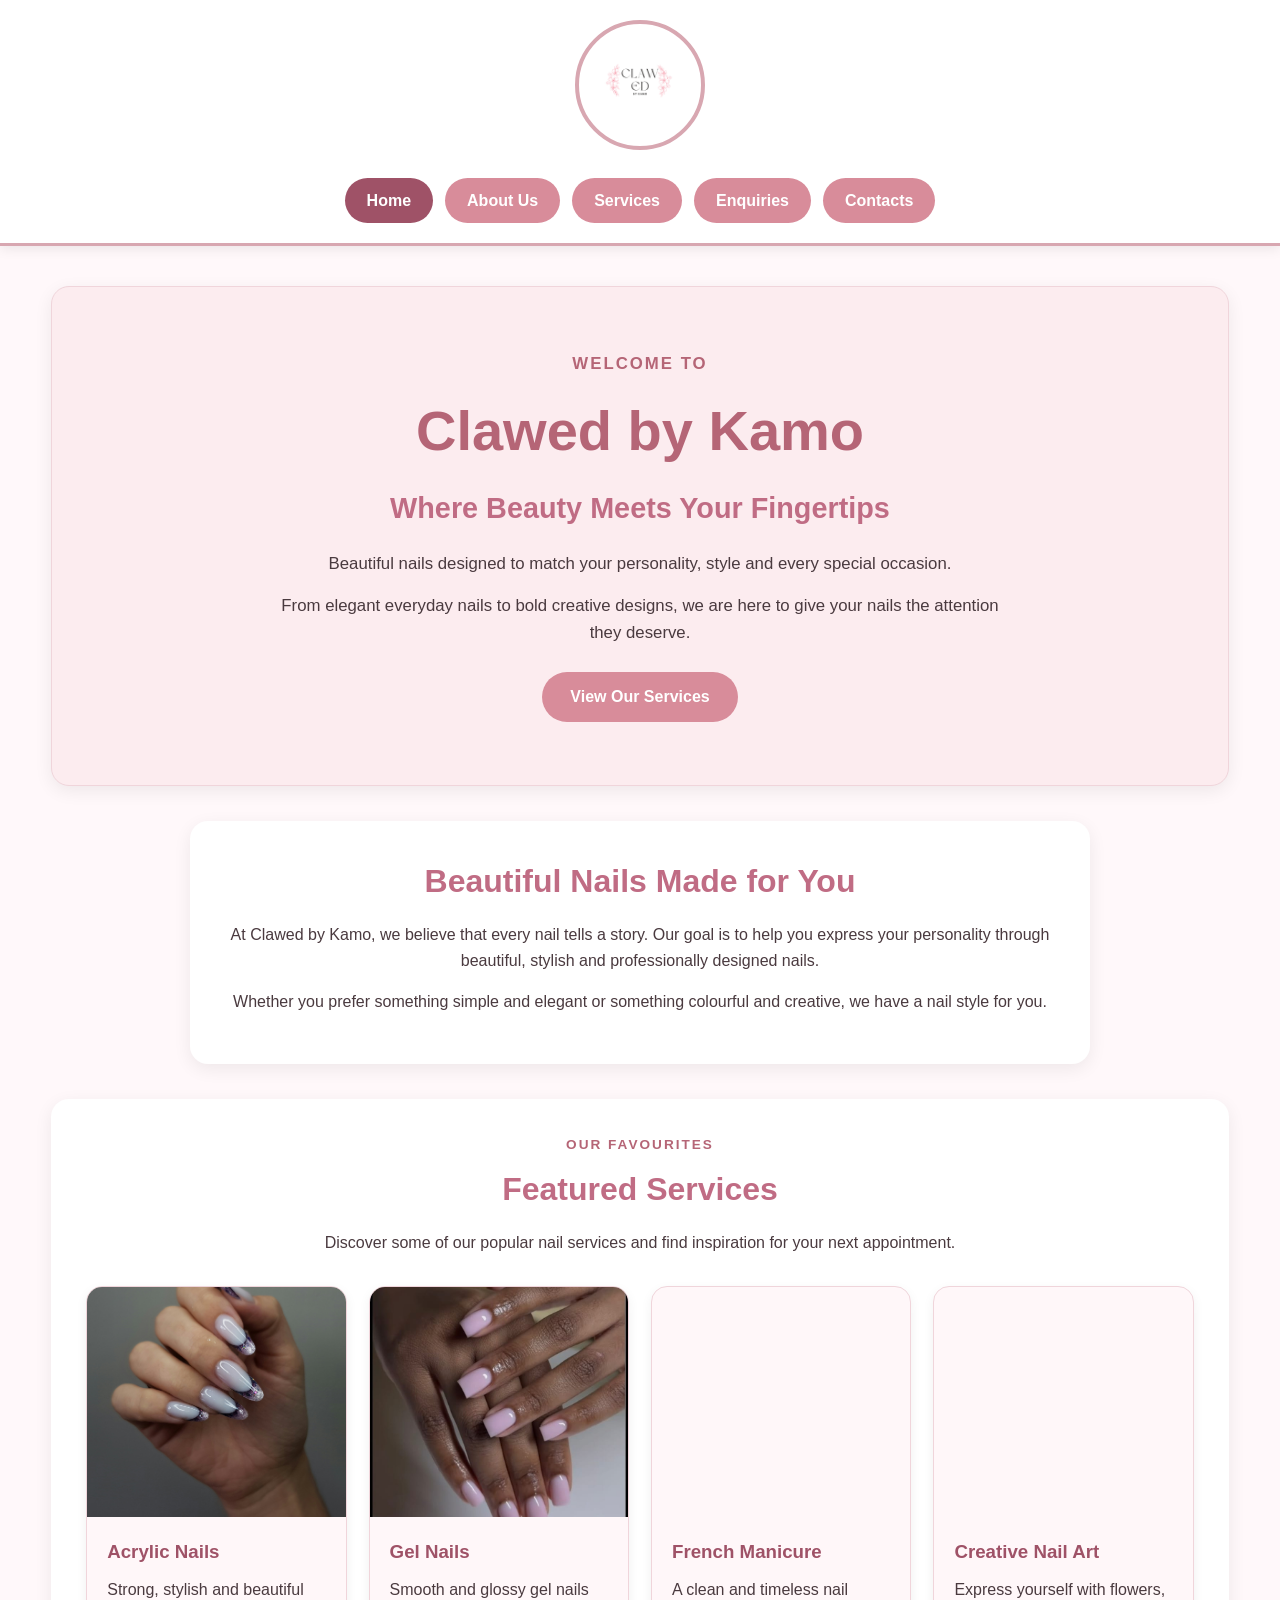
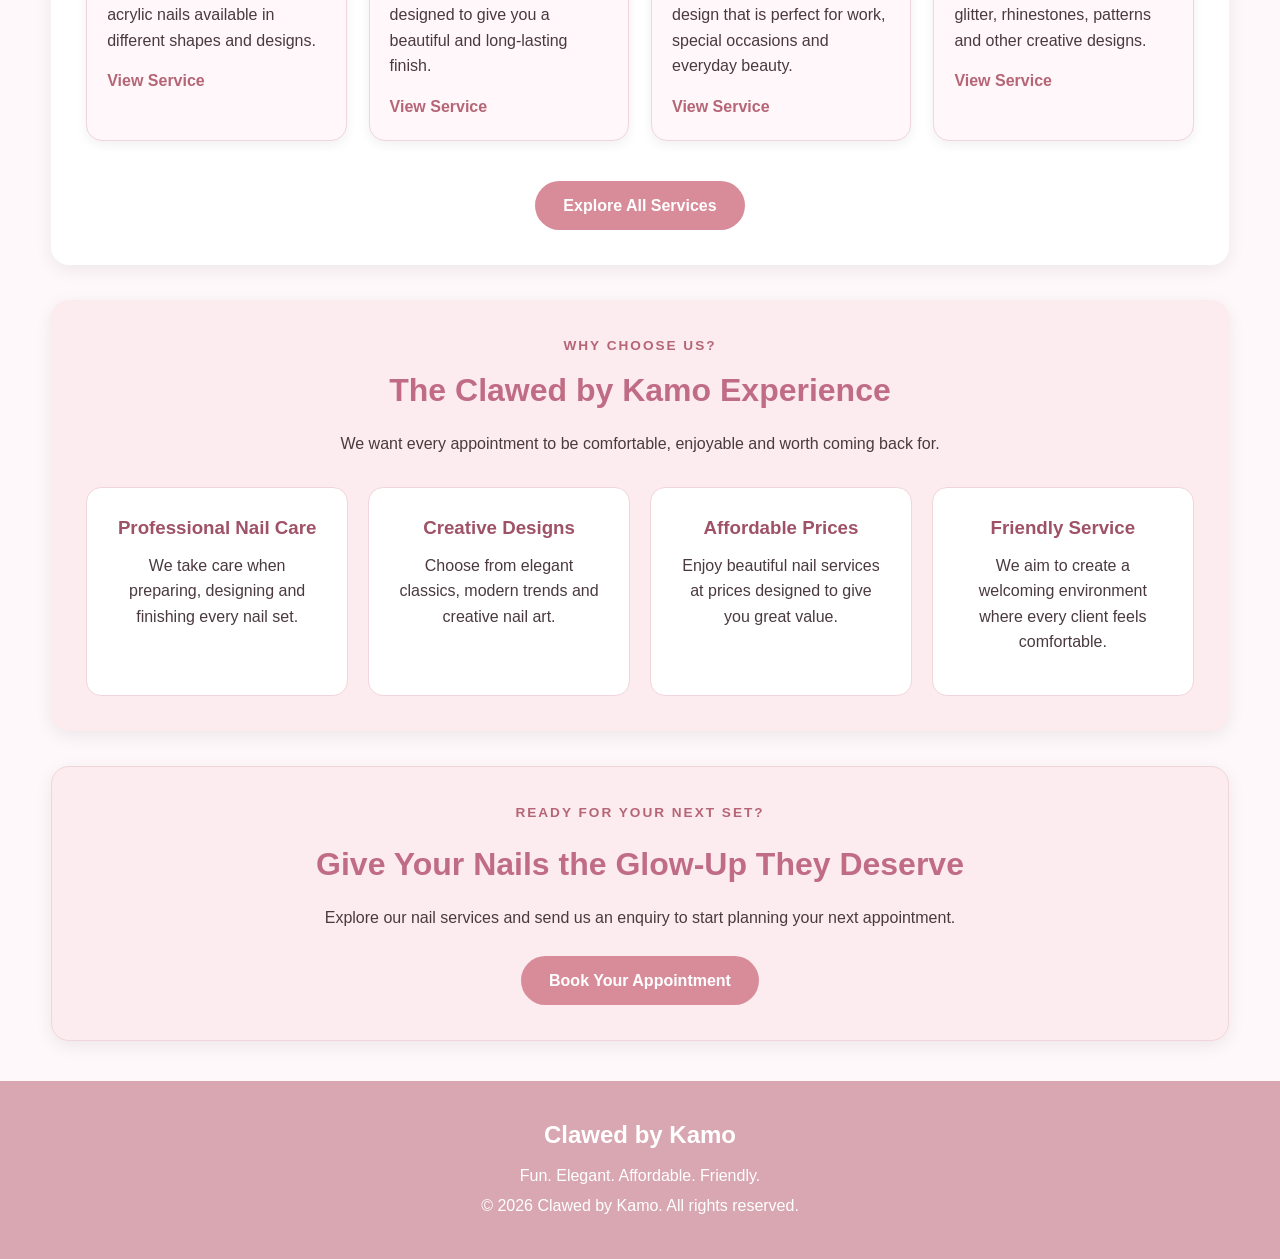
<file: index.html>
<!DOCTYPE html>
<html lang="en">

<head>
    <!-- Allows the website to display different characters correctly -->
    <meta charset="UTF-8">

    <!-- Makes the website responsive on phones and tablets -->
    <meta name="viewport" content="width=device-width, initial-scale=1.0">

    <!-- Title displayed on the browser tab -->
    <title>Clawed by Kamo | Home</title>

    <!-- Connects the HTML page to the CSS file -->
    <link rel="stylesheet" href="./css/style.css">
</head>

<body>

    <!-- =========================
         HEADER
         ========================= -->
    <header>

        <!-- Business logo -->
        <img src="images/clawed-logo.png"
             alt="Clawed by Kamo Logo"
             class="logo">

        <!-- Website navigation -->
        <nav>
            <ul>
                <li><a href="index.html" class="active">Home</a></li>
                <li><a href="about.html">About Us</a></li>
                <li><a href="services.html">Services</a></li>
                <li><a href="enquiries.html">Enquiries</a></li>
                <li><a href="contacts.html">Contacts</a></li>
            </ul>
        </nav>

    </header>


    <!-- =========================
         MAIN CONTENT
         ========================= -->
    <main>

        <!-- =========================
             HERO SECTION
             ========================= -->
        <section class="hero">

            <div class="hero-content">

                <p class="small-heading">WELCOME TO</p>

                <h1>Clawed by Kamo</h1>

                <h2>Where Beauty Meets Your Fingertips</h2>

                <p>
                    Beautiful nails designed to match your personality,
                    style and every special occasion.
                </p>

                <p>
                    From elegant everyday nails to bold creative designs,
                    we are here to give your nails the attention they deserve.
                </p>

                <!-- Button leading to the Services page -->
                <a href="services.html" class="main-button">
                    View Our Services
                </a>

            </div>

        </section>


        <!-- =========================
             INTRODUCTION
             ========================= -->
        <section class="home-introduction">

            <h2>Beautiful Nails Made for You</h2>

            <p>
                At Clawed by Kamo, we believe that every nail tells a story.
                Our goal is to help you express your personality through
                beautiful, stylish and professionally designed nails.
            </p>

            <p>
                Whether you prefer something simple and elegant or something
                colourful and creative, we have a nail style for you.
            </p>

        </section>


        <!-- =========================
             FEATURED SERVICES
             ========================= -->
        <section class="featured-services">

            <div class="section-heading">

                <p class="small-heading">OUR FAVOURITES</p>

                <h2>Featured Services</h2>

                <p>
                    Discover some of our popular nail services and find
                    inspiration for your next appointment.
                </p>

            </div>


            <!-- Container holding all featured service cards -->
            <div class="feature-grid">


                <!-- FEATURE 1 -->
                <article class="feature-card">

                    <img src="images/white-acrylic.jpg"
                         alt="Acrylic Nail Design">

                    <div class="feature-content">

                        <h3>Acrylic Nails</h3>

                        <p>
                            Strong, stylish and beautiful acrylic nails
                            available in different shapes and designs.
                        </p>

                        <a href="services.html">View Service</a>

                    </div>

                </article>


                <!-- FEATURE 2 -->
                <article class="feature-card">

                    <img src="images/gel-nails.jpeg"
                         alt="Gel Nail Design">

                    <div class="feature-content">

                        <h3>Gel Nails</h3>

                        <p>
                            Smooth and glossy gel nails designed to give
                            you a beautiful and long-lasting finish.
                        </p>

                        <a href="services.html">View Service</a>

                    </div>

                </article>


                <!-- FEATURE 3 -->
                <article class="feature-card">

                    <img src="images/french-nails.jpeg"
                         alt="French Manicure Nail Design">

                    <div class="feature-content">

                        <h3>French Manicure</h3>

                        <p>
                            A clean and timeless nail design that is perfect
                            for work, special occasions and everyday beauty.
                        </p>

                        <a href="services.html">View Service</a>

                    </div>

                </article>


                <!-- FEATURE 4 -->
                <article class="feature-card">

                    <img src="images/flower-nails.jpeg"
                         alt="Creative Nail Art">

                    <div class="feature-content">

                        <h3>Creative Nail Art</h3>

                        <p>
                            Express yourself with flowers, glitter,
                            rhinestones, patterns and other creative designs.
                        </p>

                        <a href="services.html">View Service</a>

                    </div>

                </article>

            </div>


            <!-- Button below featured services -->
            <div class="center-button">

                <a href="services.html" class="main-button">
                    Explore All Services
                </a>

            </div>

        </section>


        <!-- =========================
             WHY CHOOSE US
             ========================= -->
        <section class="why-us">

            <div class="section-heading">

                <p class="small-heading">WHY CHOOSE US?</p>

                <h2>The Clawed by Kamo Experience</h2>

                <p>
                    We want every appointment to be comfortable,
                    enjoyable and worth coming back for.
                </p>

            </div>


            <div class="why-grid">


                <!-- Reason 1 -->
                <div class="why-card">

                    <h3>Professional Nail Care</h3>

                    <p>
                        We take care when preparing, designing and finishing
                        every nail set.
                    </p>

                </div>


                <!-- Reason 2 -->
                <div class="why-card">

                    <h3>Creative Designs</h3>

                    <p>
                        Choose from elegant classics, modern trends and
                        creative nail art.
                    </p>

                </div>


                <!-- Reason 3 -->
                <div class="why-card">

                    <h3>Affordable Prices</h3>

                    <p>
                        Enjoy beautiful nail services at prices designed
                        to give you great value.
                    </p>

                </div>


                <!-- Reason 4 -->
                <div class="why-card">

                    <h3>Friendly Service</h3>

                    <p>
                        We aim to create a welcoming environment where
                        every client feels comfortable.
                    </p>

                </div>

            </div>

        </section>


        <!-- =========================
             CALL TO ACTION
             ========================= -->
        <section class="call-to-action">

            <p class="small-heading">READY FOR YOUR NEXT SET?</p>

            <h2>Give Your Nails the Glow-Up They Deserve</h2>

            <p>
                Explore our nail services and send us an enquiry
                to start planning your next appointment.
            </p>

            <a href="enquiries.html" class="main-button">
                Book Your Appointment
            </a>

        </section>

    </main>


    <!-- =========================
         FOOTER
         ========================= -->
    <footer>

        <h3>Clawed by Kamo</h3>

        <p>Fun. Elegant. Affordable. Friendly.</p>

        <p>&copy; 2026 Clawed by Kamo. All rights reserved.</p>

    </footer>

    <!-- Connects the website to the JavaScript file -->
    <script src="./js_assets/script.js" defer></script>

</body>

</html>
</file>
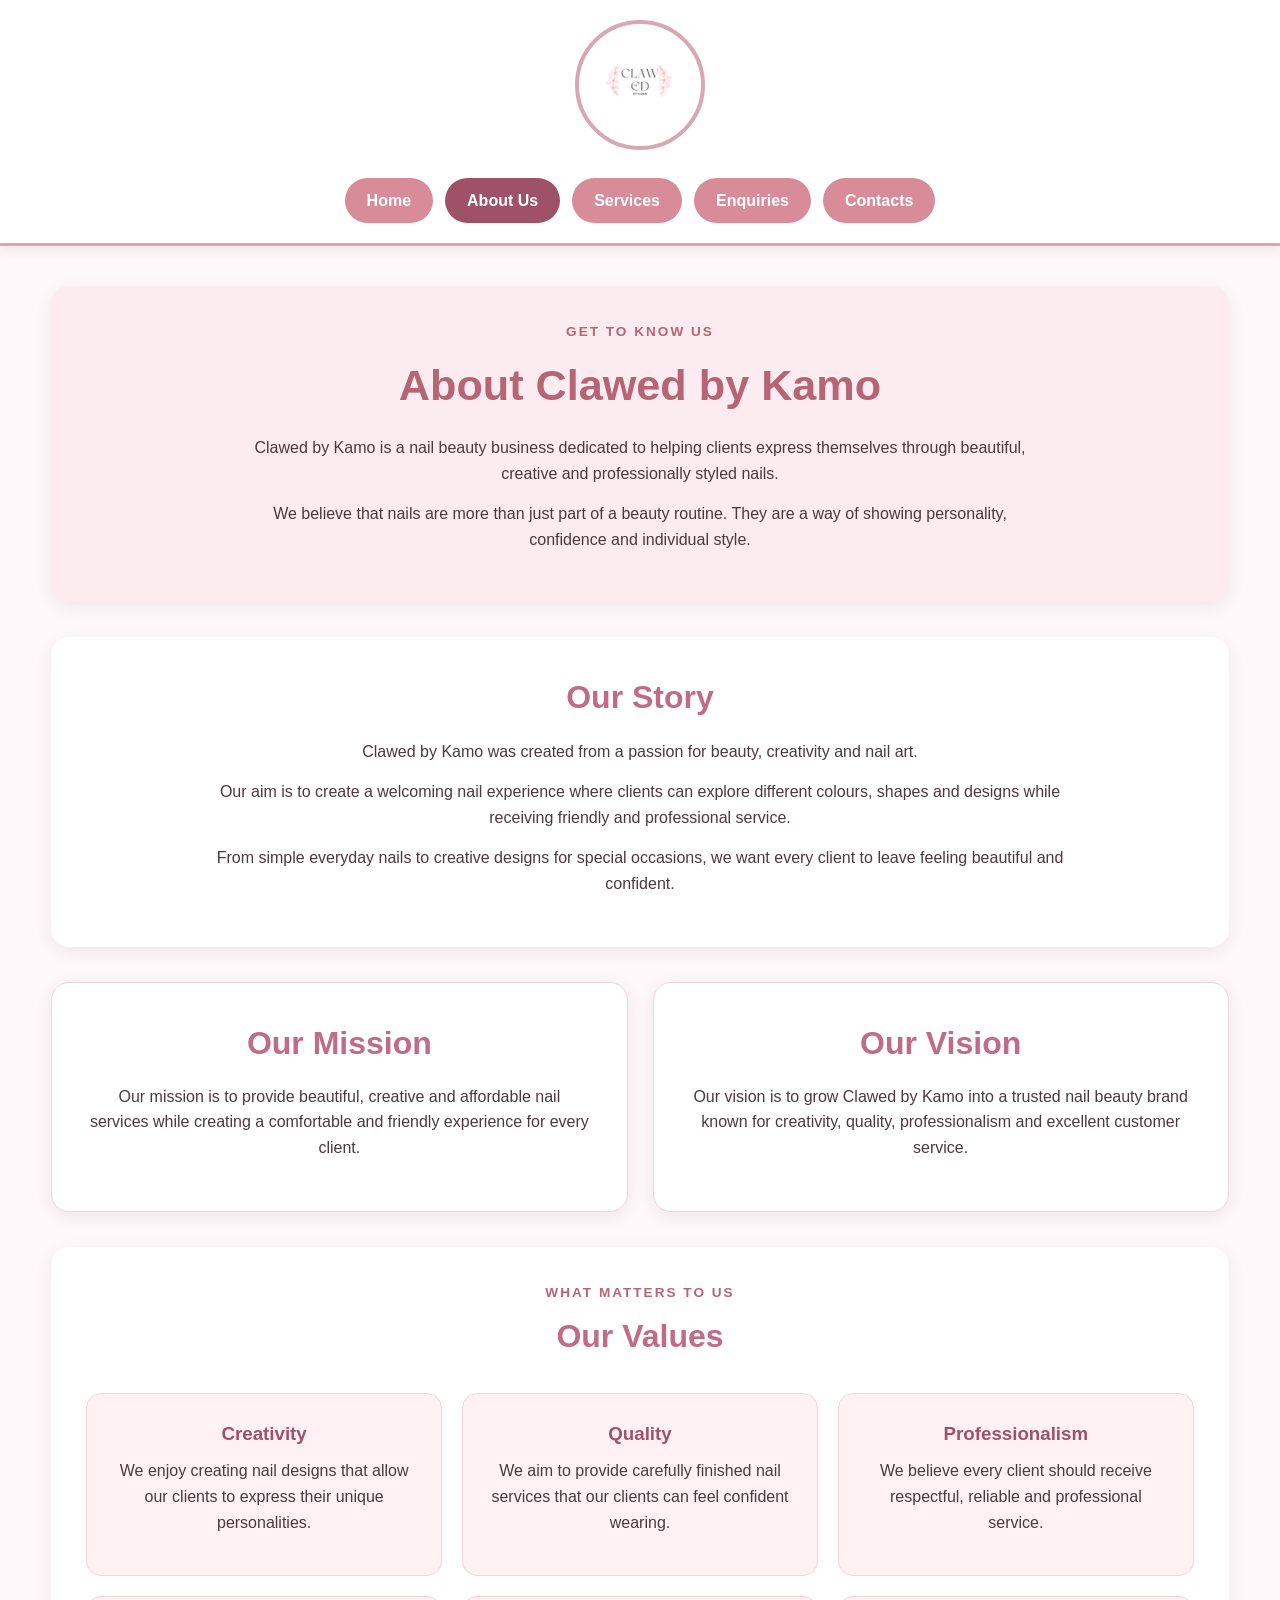
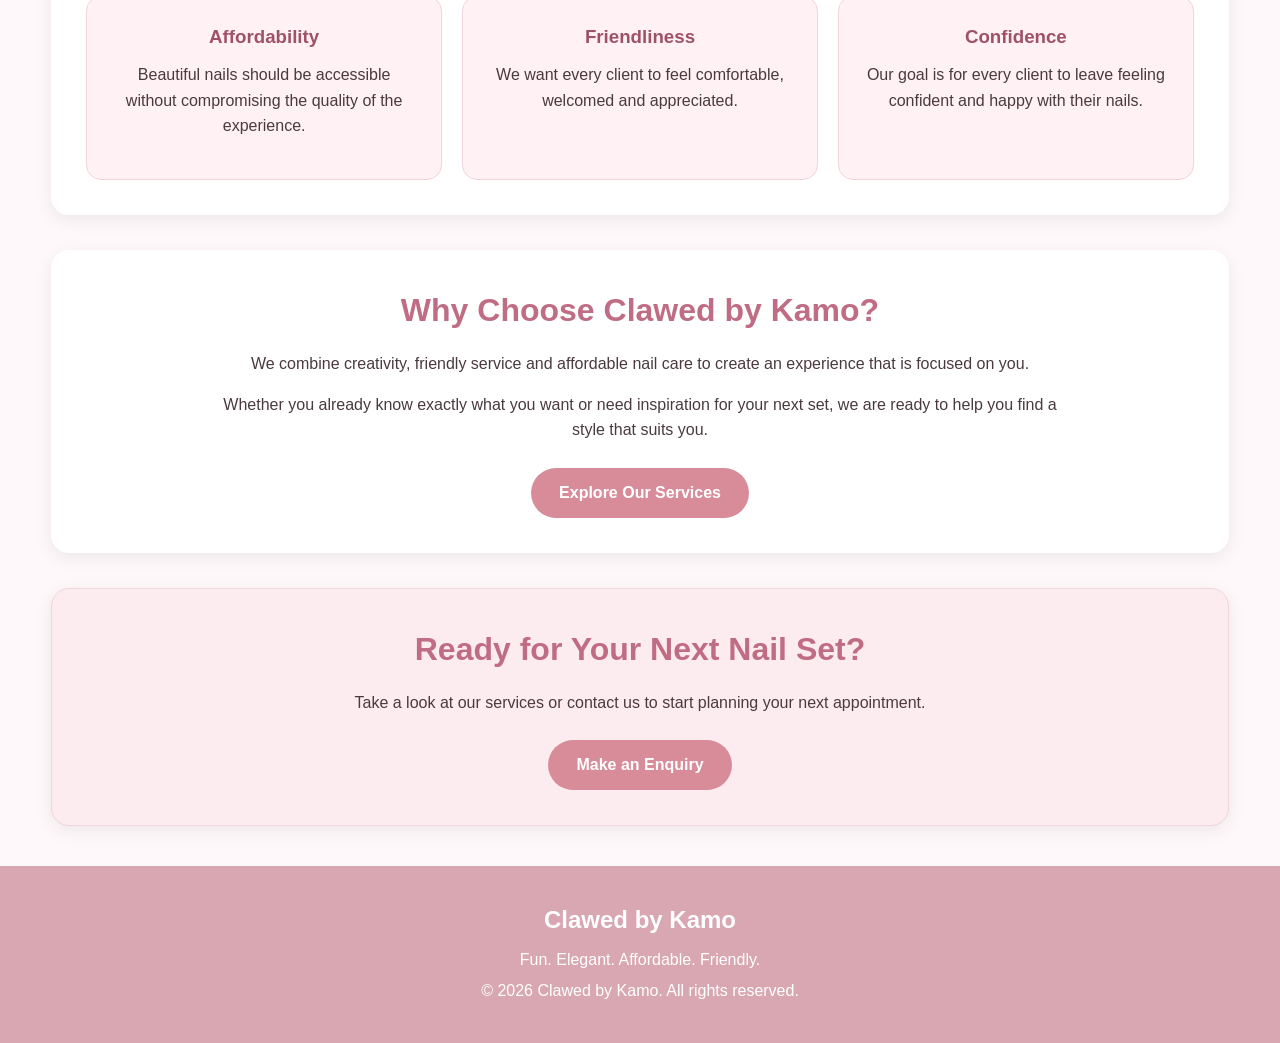
<file: about.html>
<!DOCTYPE html>
<html lang="en">

<head>
    <meta charset="UTF-8">

    <meta name="viewport"
          content="width=device-width, initial-scale=1.0">

    <!-- SEO: Page Title -->
    <title>About Clawed by Kamo | Nail Beauty & Nail Art</title>

    <!-- SEO: Meta Description -->
    <meta name="description"
          content="Discover Clawed by Kamo, a nail beauty business offering creative nail art, beautiful nail designs and affordable nail services.">

    <!-- SEO: Keywords -->
    <meta name="keywords"
          content="Clawed by Kamo, nail beauty, nail art, nail salon, nail designs, affordable nail services, South Africa">

    <!-- SEO: Author -->
    <meta name="author" content="Clawed by Kamo">

    <!-- SEO: Search Engine Indexing -->
    <meta name="robots" content="index, follow">

    <!-- SEO: Canonical URL -->
    <!-- WWW.CLAWEDBYKAMO.COM -->
    <link rel="canonical"
          href="https://www.yourwebsite.co.za/about.html">

    <!-- SEO: Open Graph / Facebook -->
    <meta property="og:title"
          content="About Clawed by Kamo | Nail Beauty & Nail Art">

    <meta property="og:description"
          content="Learn about Clawed by Kamo and our passion for creative nail art, affordable nail services and beautiful nail designs.">

    <meta property="og:type" content="website">

    <meta property="og:url"
          content="https://www.yourwebsite.co.za/about.html">

    <meta property="og:image"
          content="https://www.yourwebsite.co.za/images/clawed-logo.png">

    <meta property="og:site_name"
          content="Clawed by Kamo">

    <!-- SEO: Structured Data -->
    <script type="application/ld+json">
    {
        "@context": "https://schema.org",
        "@type": "NailSalon",
        "name": "Clawed by Kamo",
        "description": "A nail beauty business dedicated to creative nail art, beautiful nail designs and affordable nail services.",
        "image": "https://www.yourwebsite.co.za/images/clawed-logo.png",
        "url": "https://www.yourwebsite.co.za",
        "priceRange": "Affordable"
    }
    </script>

    <!-- CSS -->
    <link rel="stylesheet" href="./css/style.css">

</head>

<body>

    <!-- =========================
         HEADER
         ========================= -->
    <header>

        <!-- Business logo -->
        <img src="images/clawed-logo.png"
             alt="Clawed by Kamo Nail Beauty Logo"
             class="logo">

        <nav>
            <ul>
                <li><a href="index.html">Home</a></li>
                <li><a href="about.html" class="active">About Us</a></li>
                <li><a href="services.html">Services</a></li>
                <li><a href="enquiries.html">Enquiries</a></li>
                <li><a href="contacts.html">Contacts</a></li>
            </ul>
        </nav>

    </header>


    <!-- =========================
         MAIN CONTENT
         ========================= -->
    <main>

        <!-- ABOUT INTRODUCTION -->
        <section class="about-intro">

            <p class="small-heading">GET TO KNOW US</p>

            <h1>About Clawed by Kamo</h1>

            <p>
                Clawed by Kamo is a nail beauty business dedicated to
                helping clients express themselves through beautiful,
                creative and professionally styled nails.
            </p>

            <p>
                We believe that nails are more than just part of a beauty
                routine. They are a way of showing personality,
                confidence and individual style.
            </p>

        </section>


        <!-- OUR STORY -->
        <section class="about-section">

            <h2>Our Story</h2>

            <p>
                Clawed by Kamo was created from a passion for beauty,
                creativity and nail art.
            </p>

            <p>
                Our aim is to create a welcoming nail experience where
                clients can explore different colours, shapes and designs
                while receiving friendly and professional service.
            </p>

            <p>
                From simple everyday nails to creative designs for special
                occasions, we want every client to leave feeling beautiful
                and confident.
            </p>

        </section>


        <!-- MISSION AND VISION -->
        <section class="mission-vision">

            <div class="about-box">

                <h2>Our Mission</h2>

                <p>
                    Our mission is to provide beautiful, creative and
                    affordable nail services while creating a comfortable
                    and friendly experience for every client.
                </p>

            </div>


            <div class="about-box">

                <h2>Our Vision</h2>

                <p>
                    Our vision is to grow Clawed by Kamo into a trusted
                    nail beauty brand known for creativity, quality,
                    professionalism and excellent customer service.
                </p>

            </div>

        </section>


        <!-- OUR VALUES -->
        <section>

            <div class="section-heading">

                <p class="small-heading">WHAT MATTERS TO US</p>

                <h2>Our Values</h2>

            </div>


            <div class="values-grid">

                <div class="value-card">

                    <h3>Creativity</h3>

                    <p>
                        We enjoy creating nail designs that allow our
                        clients to express their unique personalities.
                    </p>

                </div>


                <div class="value-card">

                    <h3>Quality</h3>

                    <p>
                        We aim to provide carefully finished nail services
                        that our clients can feel confident wearing.
                    </p>

                </div>


                <div class="value-card">

                    <h3>Professionalism</h3>

                    <p>
                        We believe every client should receive respectful,
                        reliable and professional service.
                    </p>

                </div>


                <div class="value-card">

                    <h3>Affordability</h3>

                    <p>
                        Beautiful nails should be accessible without
                        compromising the quality of the experience.
                    </p>

                </div>


                <div class="value-card">

                    <h3>Friendliness</h3>

                    <p>
                        We want every client to feel comfortable,
                        welcomed and appreciated.
                    </p>

                </div>


                <div class="value-card">

                    <h3>Confidence</h3>

                    <p>
                        Our goal is for every client to leave feeling
                        confident and happy with their nails.
                    </p>

                </div>

            </div>

        </section>


        <!-- WHY CHOOSE US -->
        <section class="about-section">

            <h2>Why Choose Clawed by Kamo?</h2>

            <p>
                We combine creativity, friendly service and affordable
                nail care to create an experience that is focused on you.
            </p>

            <p>
                Whether you already know exactly what you want or need
                inspiration for your next set, we are ready to help you
                find a style that suits you.
            </p>

            <a href="services.html" class="main-button">
                Explore Our Services
            </a>

        </section>


        <!-- CALL TO ACTION -->
        <section class="call-to-action">

            <h2>Ready for Your Next Nail Set?</h2>

            <p>
                Take a look at our services or contact us to start
                planning your next appointment.
            </p>

            <a href="enquiries.html" class="main-button">
                Make an Enquiry
            </a>

        </section>

    </main>


    <!-- =========================
         FOOTER
         ========================= -->
    <footer>

        <h3>Clawed by Kamo</h3>

        <p>Fun. Elegant. Affordable. Friendly.</p>

        <p>&copy; 2026 Clawed by Kamo. All rights reserved.</p>

    </footer>

    <!-- Connects the website to the JavaScript file -->
    <script src="./js_assets/script.js" defer></script>

</body>

</html>
</file>
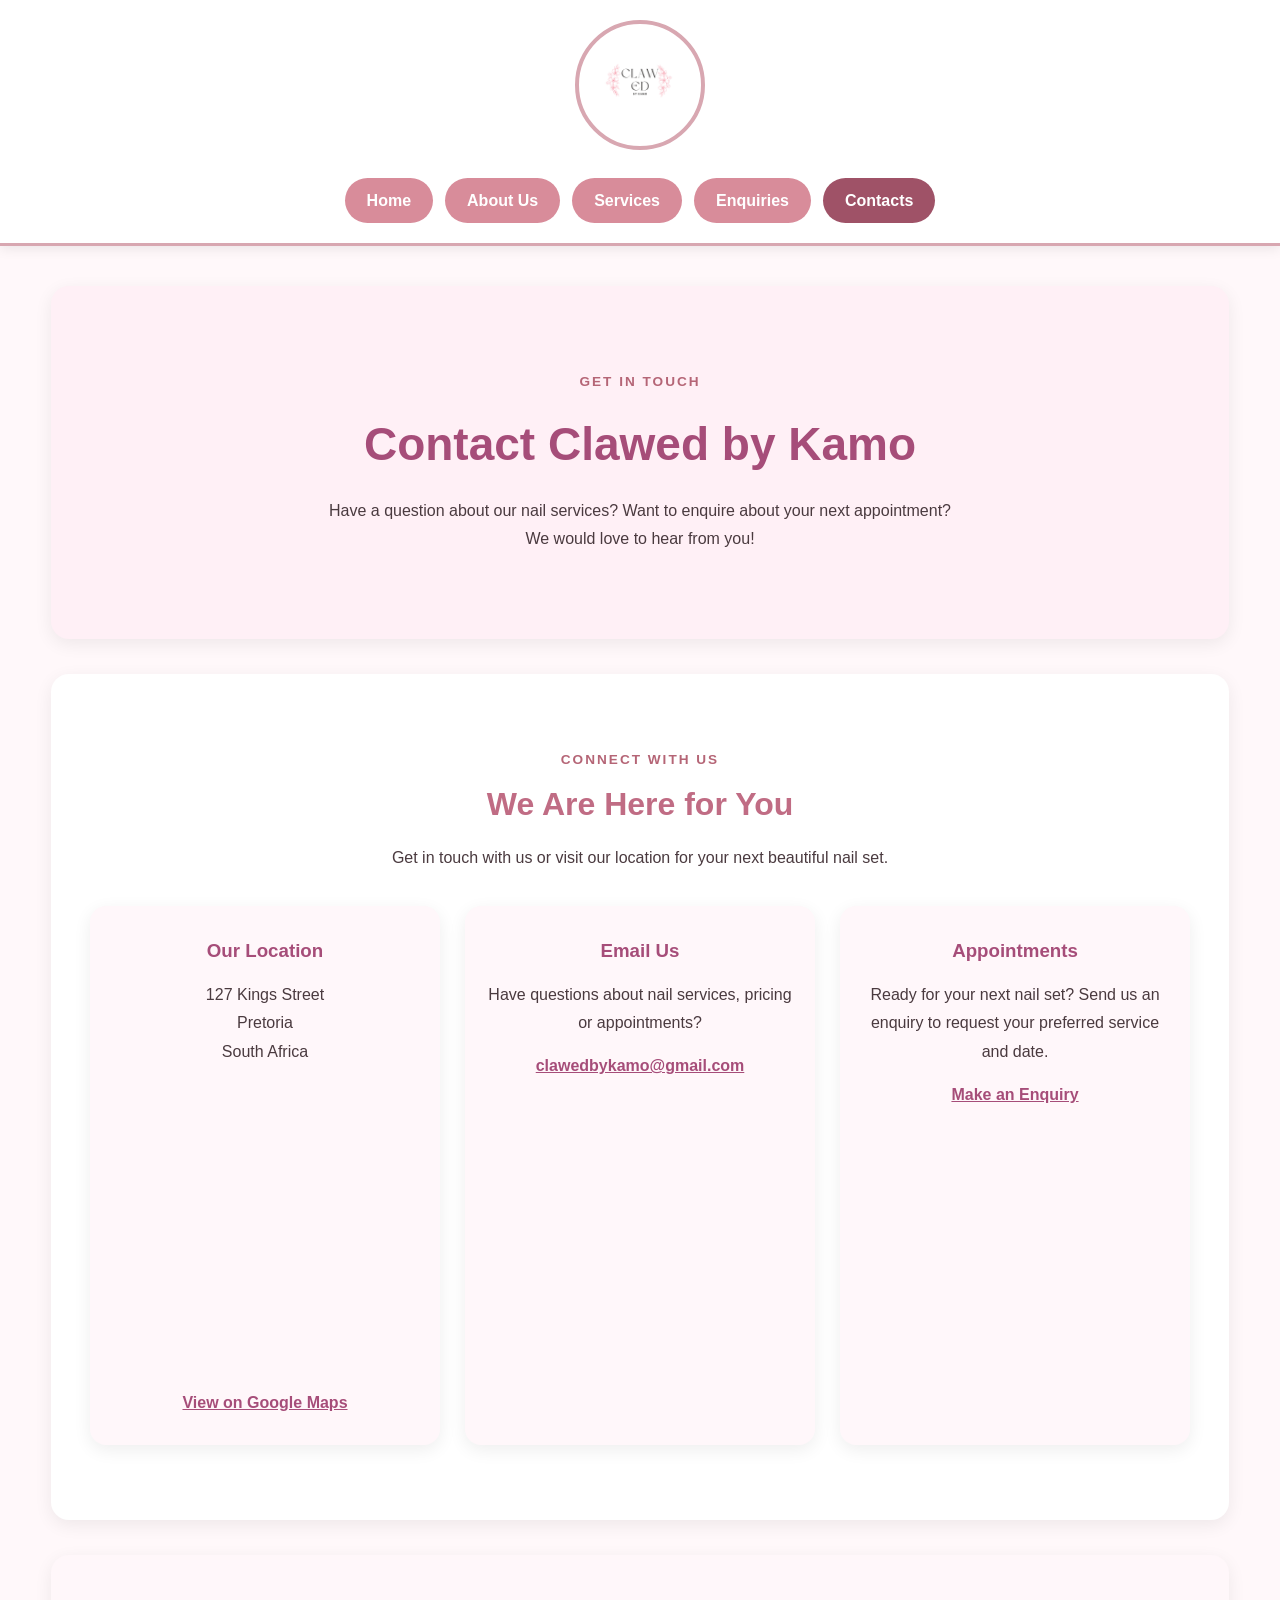
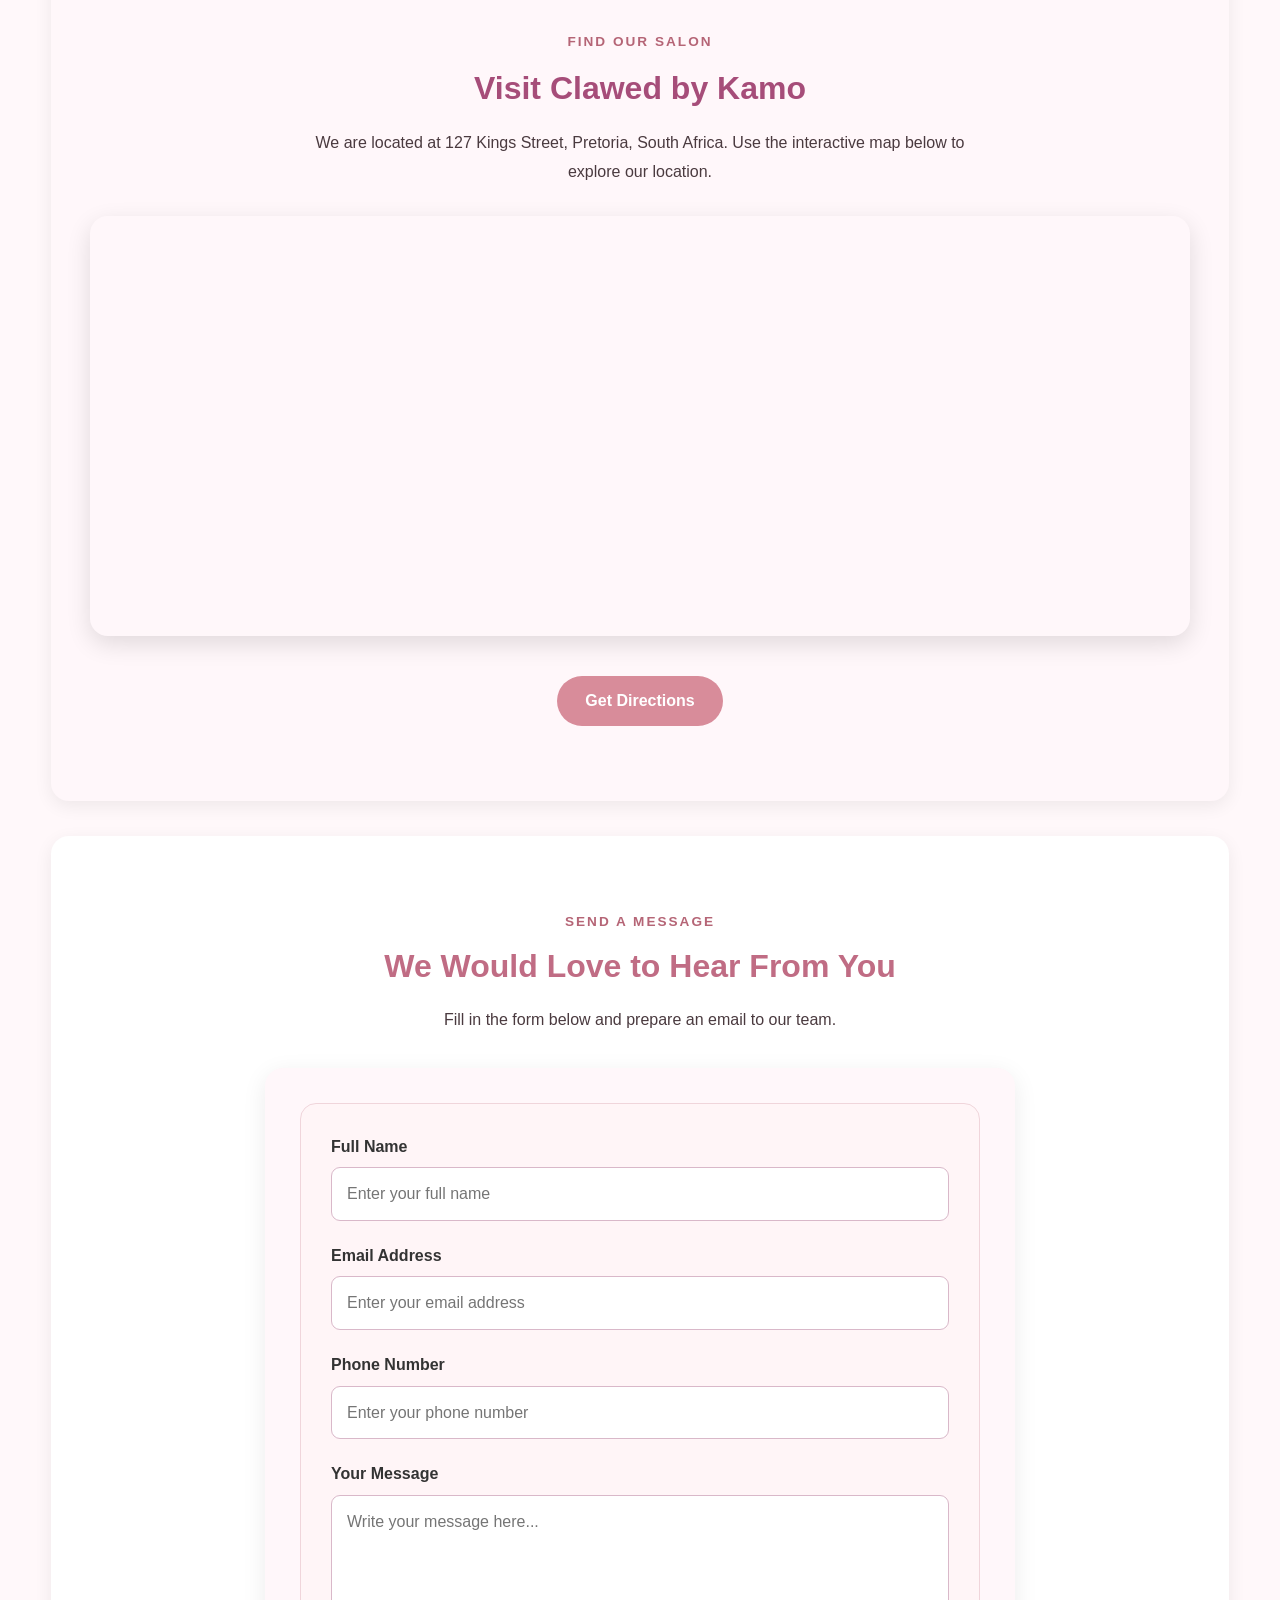
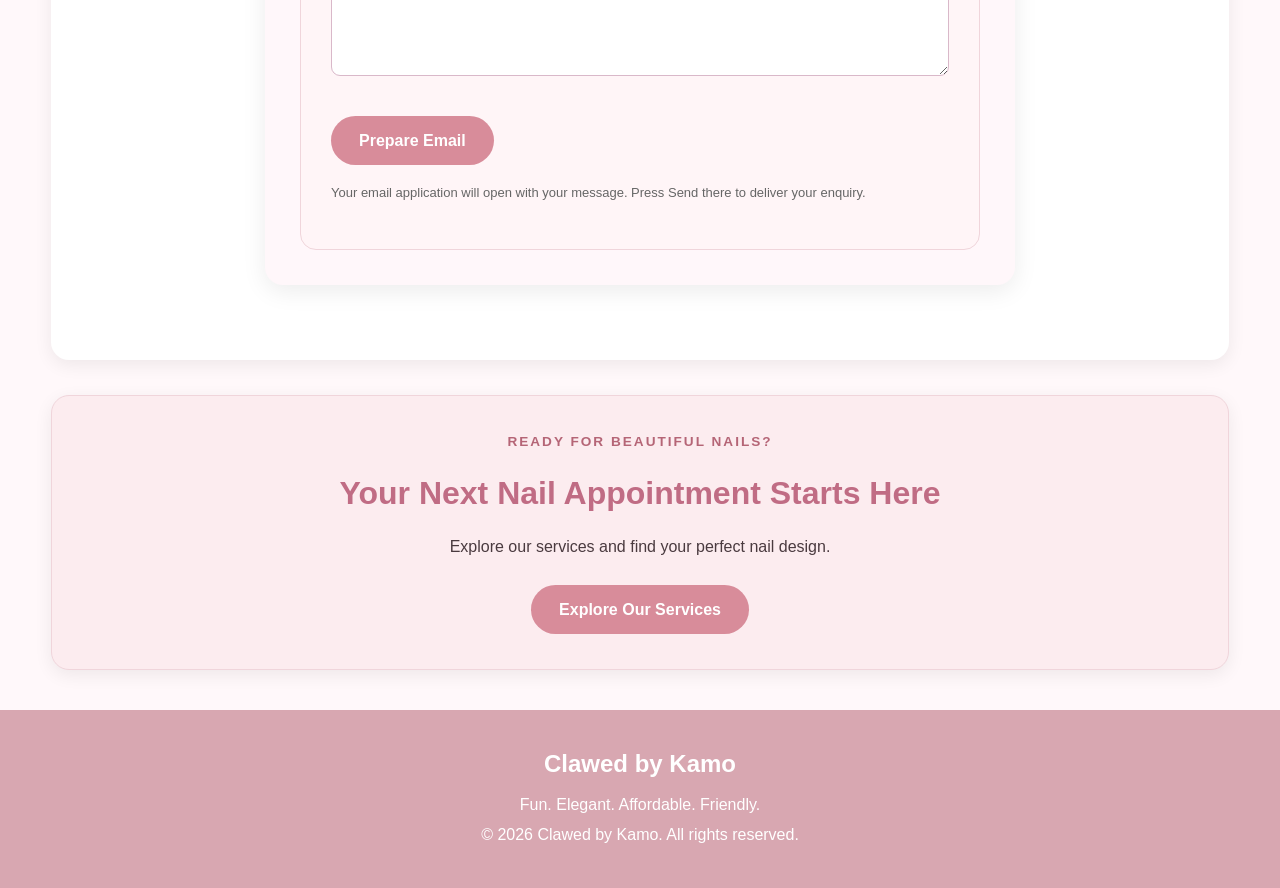
<file: contacts.html>
<!DOCTYPE html>
<html lang="en">

<head>
    <!-- Website character encoding -->
    <meta charset="UTF-8">

    <!-- Responsive layout -->
    <meta name="viewport"
          content="width=device-width, initial-scale=1.0">

    <!-- Search engine description -->
    <meta name="description"
          content="Contact Clawed by Kamo in Pretoria for nail services, appointments and enquiries. Find our location and get directions.">

    <title>Clawed by Kamo | Contact Us</title>

    <!-- Main stylesheet -->
    <link rel="stylesheet" href="./css/style.css">
</head>

<body>

    <!-- =========================
         HEADER
         ========================= -->
    <header>

        <a href="index.html" aria-label="Clawed by Kamo Home">
            <img src="images/clawed-logo.png"
                 alt="Clawed by Kamo Logo"
                 class="logo">
        </a>

        <nav aria-label="Main navigation">
            <ul>
                <li>
                    <a href="index.html">Home</a>
                </li>

                <li>
                    <a href="about.html">About Us</a>
                </li>

                <li>
                    <a href="services.html">Services</a>
                </li>

                <li>
                    <a href="enquiries.html">Enquiries</a>
                </li>

                <li>
                    <a href="contacts.html"
                       class="active"
                       aria-current="page">
                        Contacts
                    </a>
                </li>
            </ul>
        </nav>

    </header>

    <!-- =========================
         MAIN CONTENT
         ========================= -->
    <main>

        <!-- CONTACT HERO -->
        <section class="contact-hero">

            <p class="small-heading">GET IN TOUCH</p>

            <h1>Contact Clawed by Kamo</h1>

            <p>
                Have a question about our nail services?
                Want to enquire about your next appointment?
                We would love to hear from you!
            </p>

        </section>

        <!-- =========================
             CONTACT INFORMATION
             ========================= -->
        <section class="contact-information">

            <div class="section-heading">

                <p class="small-heading">CONNECT WITH US</p>

                <h2>We Are Here for You</h2>

                <p>
                    Get in touch with us or visit our location
                    for your next beautiful nail set.
                </p>

            </div>

            <div class="contact-info-grid">

                <!-- LOCATION -->
                <article class="contact-info-card">

                    <h3>Our Location</h3>

                    <address>
                        127 Kings Street<br>
                        Pretoria<br>
                        South Africa
                    </address>

                    <a
                        href="https://www.google.com/maps/search/?api=1&amp;query=127%20Kings%20Street%2C%20Pretoria%2C%20South%20Africa"
                        target="_blank"
                        rel="noopener noreferrer">
                        <iframe src="https://www.google.com/maps/embed?pb=!1m18!1m12!1m3!1d115171.97017086239!2d28.062111270892476!3d-25.567538764775065!2m3!1f0!2f0!3f0!3m2!1i1024!2i768!4f13.1!3m3!1m2!1s0x1e956300e5b274cf%3A0x79a733cf2fe2aea1!2sPretoria%20central%20nailtech!5e0!3m2!1sen!2sza!4v1793643197541!5m2!1sen!2sza" width="400" height="300" style="border:0;" allowfullscreen="" loading="lazy" referrerpolicy="strict-origin-when-cross-origin"></iframe>
                        View on Google Maps
                    </a>

                </article>

                <!-- EMAIL -->
                <article class="contact-info-card">

                    <h3>Email Us</h3>

                    <p>
                        Have questions about nail services,
                        pricing or appointments?
                    </p>

                    <a href="mailto:clawedbykamo@gmail.com">
                        clawedbykamo@gmail.com
                    </a>

                </article>

                <!-- APPOINTMENTS -->
                <article class="contact-info-card">

                    <h3>Appointments</h3>

                    <p>
                        Ready for your next nail set?
                        Send us an enquiry to request
                        your preferred service and date.
                    </p>

                    <a href="enquiries.html">
                        Make an Enquiry
                    </a>

                </article>

            </div>

        </section>

        <!-- =========================
             GOOGLE MAP
             ========================= -->
        <section class="location-section">

            <div class="section-heading">

                <p class="small-heading">FIND OUR SALON</p>

                <h2>Visit Clawed by Kamo</h2>

                <p>
                    We are located at 127 Kings Street,
                    Pretoria, South Africa.
                    Use the interactive map below
                    to explore our location.
                </p>

            </div>

            <div class="map-container">

                <iframe
                    title="Clawed by Kamo location in Pretoria"
                    src="https://www.google.com/maps?q=127%20Kings%20Street%2C%20Pretoria%2C%20South%20Africa&amp;output=embed"
                    width="100%"
                    height="400"
                    style="border:0;"
                    allowfullscreen
                    loading="lazy"
                    referrerpolicy="no-referrer-when-downgrade">
                </iframe>

            </div>

            <div class="center-button">

                <a
                    href="https://www.google.com/maps/dir/?api=1&amp;destination=127%20Kings%20Street%2C%20Pretoria%2C%20South%20Africa"
                    target="_blank"
                    rel="noopener noreferrer"
                    class="main-button">

                    Get Directions

                </a>

            </div>

        </section>

        <!-- =========================
             CONTACT FORM
             ========================= -->
        <section class="contact-form-section">

            <div class="section-heading">

                <p class="small-heading">SEND A MESSAGE</p>

                <h2>We Would Love to Hear From You</h2>

                <p>
                    Fill in the form below and prepare
                    an email to our team.
                </p>

            </div>

            <div class="contact-form-container">

                <form id="contact-form"
                      action="#"
                      method="post">

                    <!-- FULL NAME -->
                    <div class="form-group">

                        <label for="contact-name">
                            Full Name
                        </label>

                        <input
                            type="text"
                            id="contact-name"
                            name="contact-name"
                            placeholder="Enter your full name"
                            autocomplete="name"
                            required>

                    </div>

                    <!-- EMAIL -->
                    <div class="form-group">

                        <label for="contact-email">
                            Email Address
                        </label>

                        <input
                            type="email"
                            id="contact-email"
                            name="contact-email"
                            placeholder="Enter your email address"
                            autocomplete="email"
                            required>

                    </div>

                    <!-- PHONE -->
                    <div class="form-group">

                        <label for="contact-phone">
                            Phone Number
                        </label>

                        <input
                            type="tel"
                            id="contact-phone"
                            name="contact-phone"
                            placeholder="Enter your phone number"
                            autocomplete="tel">

                    </div>

                    <!-- MESSAGE -->
                    <div class="form-group">

                        <label for="contact-message">
                            Your Message
                        </label>

                        <textarea
                            id="contact-message"
                            name="contact-message"
                            rows="6"
                            maxlength="3000"
                            placeholder="Write your message here..."
                            required></textarea>

                    </div>

                    <!-- SUBMIT BUTTON -->
                    <button
                        type="submit"
                        class="main-button">
                        Prepare Email
                    </button>

                    <p class="form-note">
                        Your email application will open
                        with your message. Press Send
                        there to deliver your enquiry.
                    </p>

                    <p data-form-status
                       role="status"
                       aria-live="polite"></p>

                </form>

            </div>

        </section>

        <!-- =========================
             CALL TO ACTION
             ========================= -->
        <section class="call-to-action">

            <p class="small-heading">
                READY FOR BEAUTIFUL NAILS?
            </p>

            <h2>
                Your Next Nail Appointment Starts Here
            </h2>

            <p>
                Explore our services and find your
                perfect nail design.
            </p>

            <a href="services.html"
               class="main-button">
                Explore Our Services
            </a>

        </section>

    </main>

    <!-- =========================
         FOOTER
         ========================= -->
    <footer>

        <h3>Clawed by Kamo</h3>

        <p>
            Fun. Elegant. Affordable. Friendly.
        </p>

        <p>
            &copy; 2026 Clawed by Kamo.
            All rights reserved.
        </p>

    </footer>

    <!-- JAVASCRIPT -->
    <script src="./js_assets/script.js" defer></script>

</body>
</html>
</file>
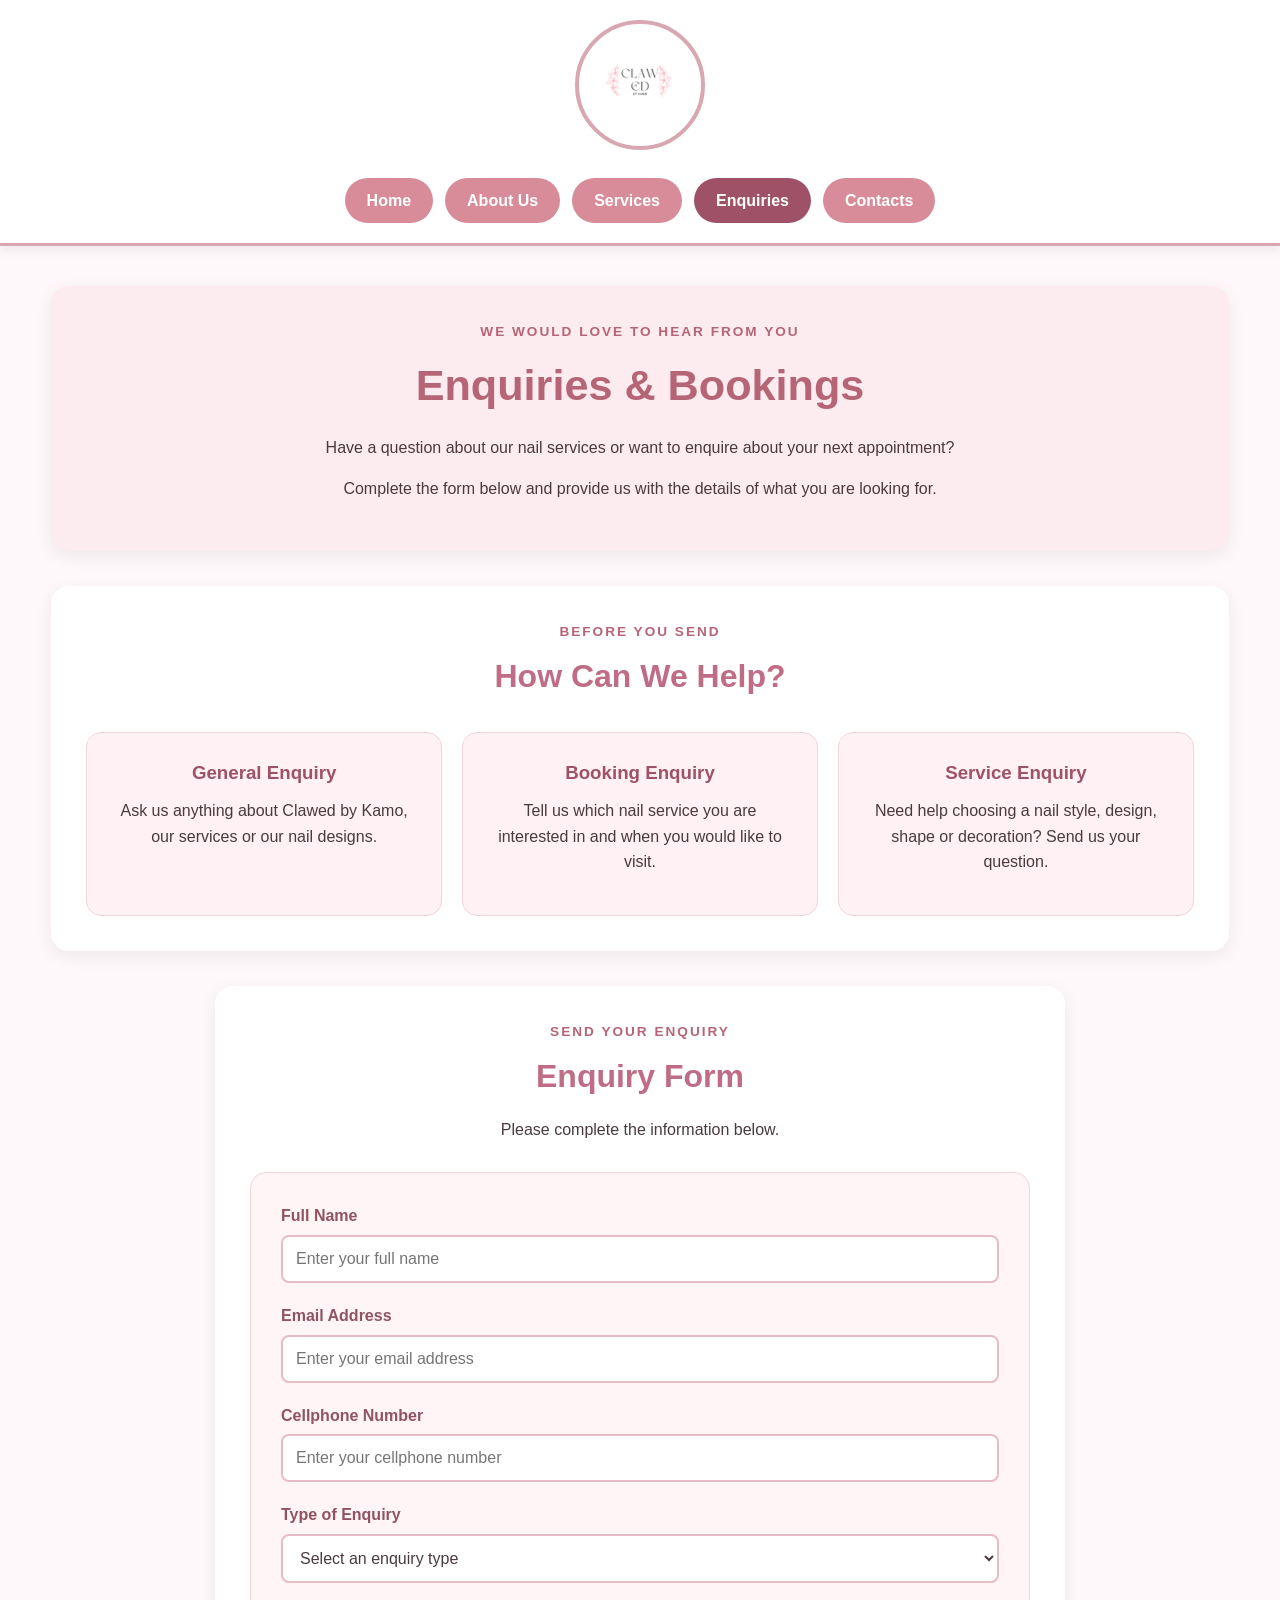
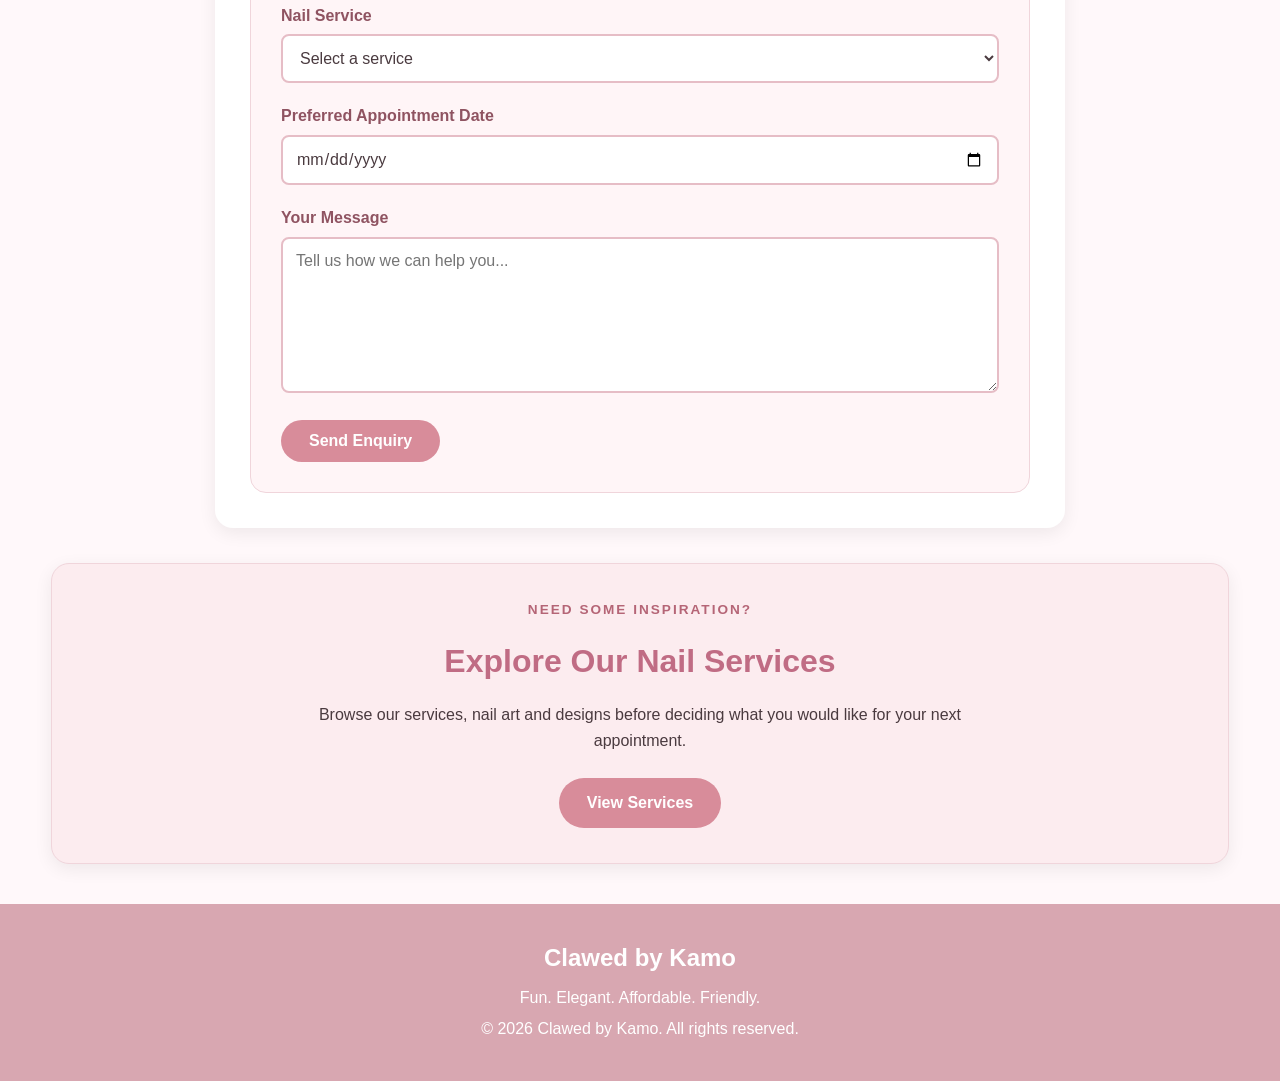
<file: enquiries.html>
<!DOCTYPE html>
<html lang="en">

<head>
    <!-- Allows the page to display characters correctly -->
    <meta charset="UTF-8">

    <!-- Makes the page responsive on different screen sizes -->
    <meta name="viewport" content="width=device-width, initial-scale=1.0">

    <!-- Browser tab title -->
    <title>Clawed by Kamo | Enquiries</title>

    <!-- Links to the CSS file -->
    <link rel="stylesheet" href="./css/style.css">
</head>

<body>

    <!-- =========================
         HEADER
         ========================= -->
    <header>

        <!-- Business logo -->
        <img src="images/clawed-logo.png"
             alt="Clawed by Kamo Logo"
             class="logo">

        <!-- Navigation menu -->
        <nav>
            <ul>
                <li><a href="index.html">Home</a></li>
                <li><a href="about.html">About Us</a></li>
                <li><a href="services.html">Services</a></li>
                <li><a href="enquiries.html" class="active">Enquiries</a></li>
                <li><a href="contacts.html">Contacts</a></li>
            </ul>
        </nav>

    </header>


    <!-- =========================
         MAIN CONTENT
         ========================= -->
    <main>

        <!-- =========================
             PAGE INTRODUCTION
             ========================= -->
        <section class="page-intro">

            <p class="small-heading">WE WOULD LOVE TO HEAR FROM YOU</p>

            <h1>Enquiries & Bookings</h1>

            <p>
                Have a question about our nail services or want to
                enquire about your next appointment?
            </p>

            <p>
                Complete the form below and provide us with the details
                of what you are looking for.
            </p>

        </section>


        <!-- =========================
             ENQUIRY INFORMATION
             ========================= -->
        <section>

            <div class="section-heading">

                <p class="small-heading">BEFORE YOU SEND</p>

                <h2>How Can We Help?</h2>

            </div>


            <div class="enquiry-options">

                <!-- General enquiries -->
                <div class="enquiry-card">

                    <h3>General Enquiry</h3>

                    <p>
                        Ask us anything about Clawed by Kamo,
                        our services or our nail designs.
                    </p>

                </div>


                <!-- Booking enquiries -->
                <div class="enquiry-card">

                    <h3>Booking Enquiry</h3>

                    <p>
                        Tell us which nail service you are interested
                        in and when you would like to visit.
                    </p>

                </div>


                <!-- Service enquiries -->
                <div class="enquiry-card">

                    <h3>Service Enquiry</h3>

                    <p>
                        Need help choosing a nail style, design,
                        shape or decoration? Send us your question.
                    </p>

                </div>

            </div>

        </section>


        <!-- =========================
             ENQUIRY FORM
             ========================= -->
        <section class="form-section">

            <div class="section-heading">

                <p class="small-heading">SEND YOUR ENQUIRY</p>

                <h2>Enquiry Form</h2>

                <p>
                    Please complete the information below.
                </p>

            </div>


            <!--
                The form does not submit to a database yet.
                Backend functionality can be added later.
            -->
            <form action="#" method="post">

                <!-- Name -->
                <div class="form-group">

                    <label for="name">Full Name</label>

                    <input type="text"
                           id="name"
                           name="name"
                           placeholder="Enter your full name"
                           required>

                </div>


                <!-- Email -->
                <div class="form-group">

                    <label for="email">Email Address</label>

                    <input type="email"
                           id="email"
                           name="email"
                           placeholder="Enter your email address"
                           required>

                </div>


                <!-- Cellphone -->
                <div class="form-group">

                    <label for="phone">Cellphone Number</label>

                  <input type="tel"
                           id="phone"
                           name="phone"
                           placeholder="Enter your cellphone number">

                </div>


                <!-- Enquiry type -->
                <div class="form-group">

                    <label for="subject">Type of Enquiry</label>

                    <select id="subject"
                            name="subject"
                            required>

                        <option value="">
                            Select an enquiry type
                        </option>

                        <option value="general">
                            General Enquiry
                        </option>

                        <option value="booking">
                            Booking Enquiry
                        </option>

                        <option value="service">
                            Service Enquiry
                        </option>

                        <option value="pricing">
                            Pricing Enquiry
                        </option>

                        <option value="other">
                            Other
                        </option>

                    </select>

                </div>


                <!-- Nail service -->
                <div class="form-group">

                    <label for="service">
                        Nail Service
                    </label>

                    <select id="service"
                            name="service">

                        <option value="">
                            Select a service
                        </option>

                        <option value="french">
                            French Manicure
                        </option>

                        <option value="gel">
                            Gel Nails
                        </option>

                        <option value="acrylic">
                            Acrylic Nails
                        </option>

                        <option value="ombre">
                            Ombre Nails
                        </option>

                        <option value="chrome">
                            Chrome Nails
                        </option>

                        <option value="matte">
                            Matte Finish
                        </option>

                        <option value="pink-glam">
                            Pink Glam
                        </option>

                        <option value="nude">
                            Nude Nails
                        </option>

                        <option value="nail-art">
                            Nail Art & Decorations
                        </option>

                    </select>

                </div>


                <!-- Preferred appointment date -->
                <div class="form-group">

                    <label for="date">
                        Preferred Appointment Date
                    </label>

                    <input type="date"
                           id="date"
                           name="date">

                </div>


                <!-- Message -->
                <div class="form-group">

                    <label for="message">
                        Your Message
                    </label>

                    <textarea id="message"
                              name="message"
                              rows="7"
                              placeholder="Tell us how we can help you..."
                              required></textarea>

                </div>


                <!-- Submit button -->
                <button type="submit">
                    Send Enquiry
                </button>

            </form>

        </section>


        <!-- =========================
             SERVICES LINK
             ========================= -->
        <section class="call-to-action">

            <p class="small-heading">
                NEED SOME INSPIRATION?
            </p>

            <h2>Explore Our Nail Services</h2>

            <p>
                Browse our services, nail art and designs before
                deciding what you would like for your next appointment.
            </p>

            <a href="services.html" class="main-button">
                View Services
            </a>

        </section>

    </main>


    <!-- =========================
         FOOTER
         ========================= -->
    <footer>

        <h3>Clawed by Kamo</h3>

        <p>Fun. Elegant. Affordable. Friendly.</p>

        <p>
            &copy; 2026 Clawed by Kamo.
            All rights reserved.
        </p>

    </footer>

    <!-- Connects the website to the JavaScript file -->
    <script src="./js_assets/script.js" defer></script>
</body>

</html>
</file>
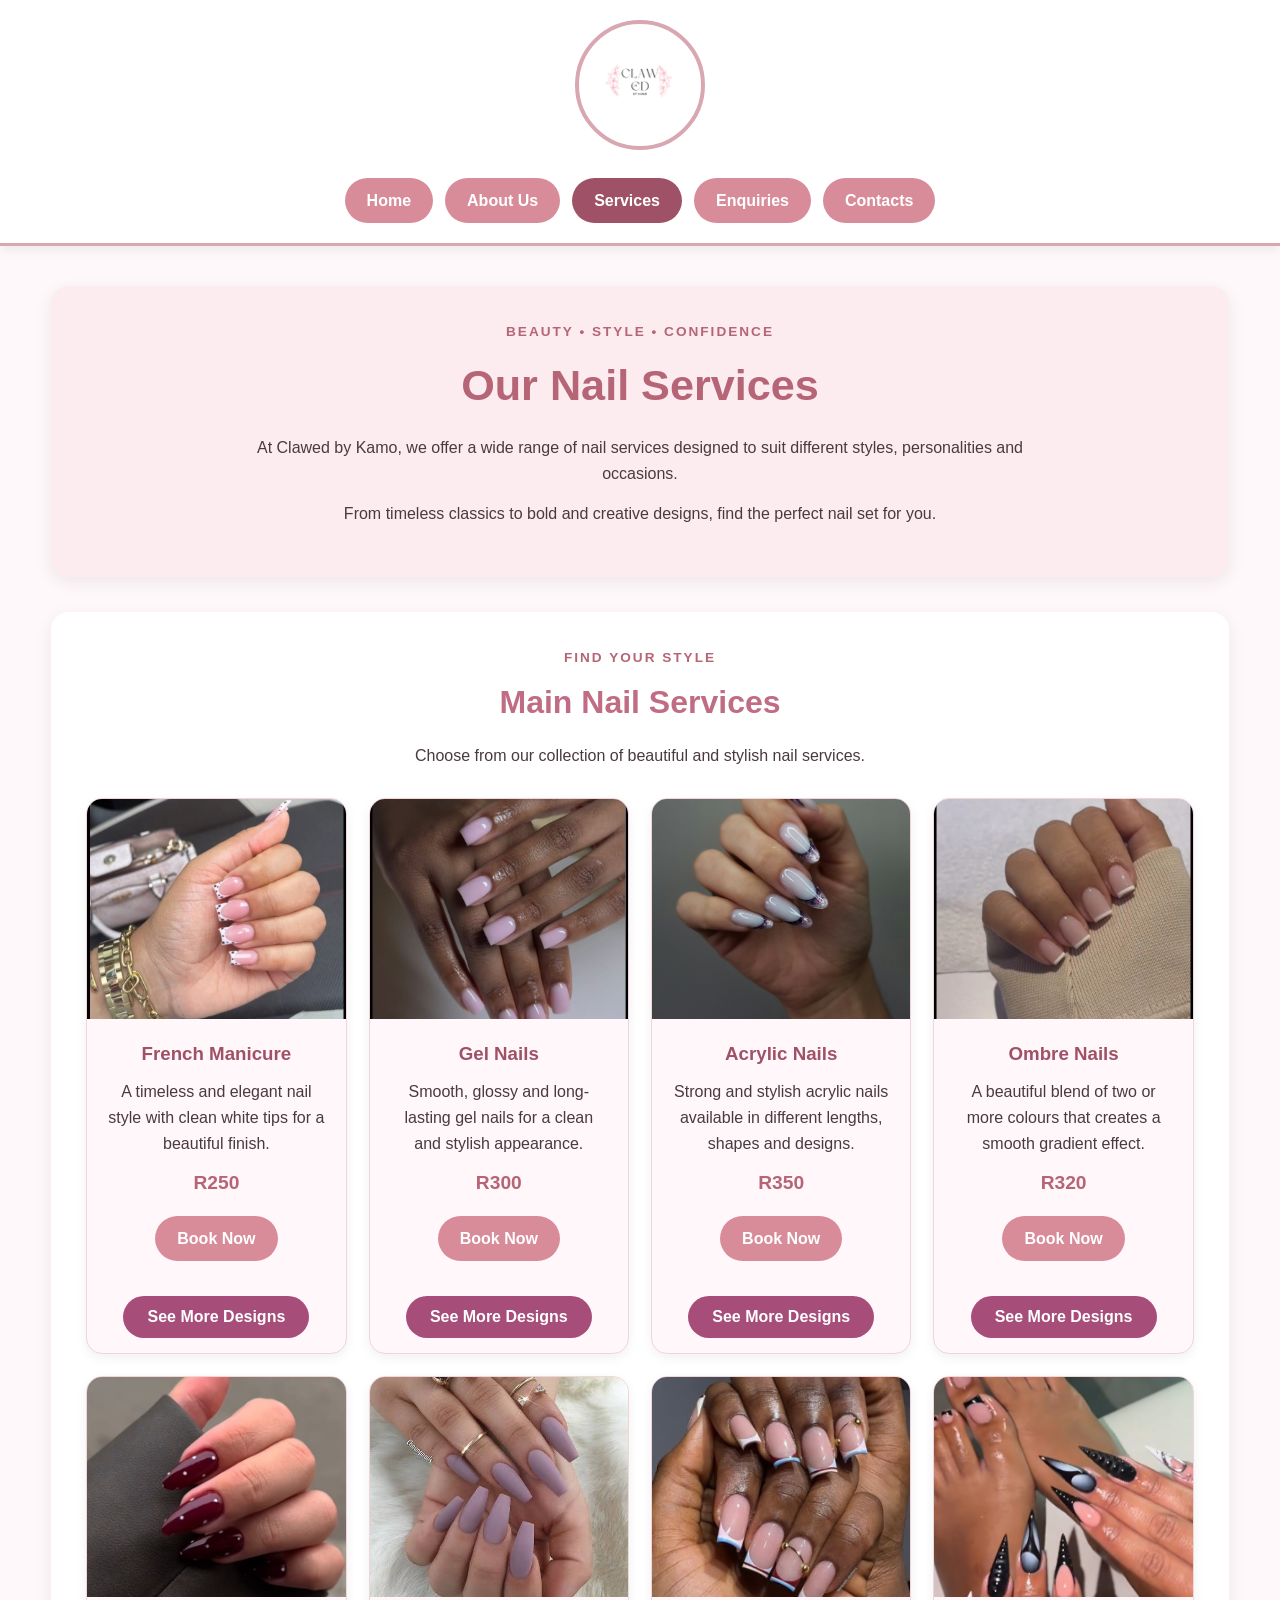
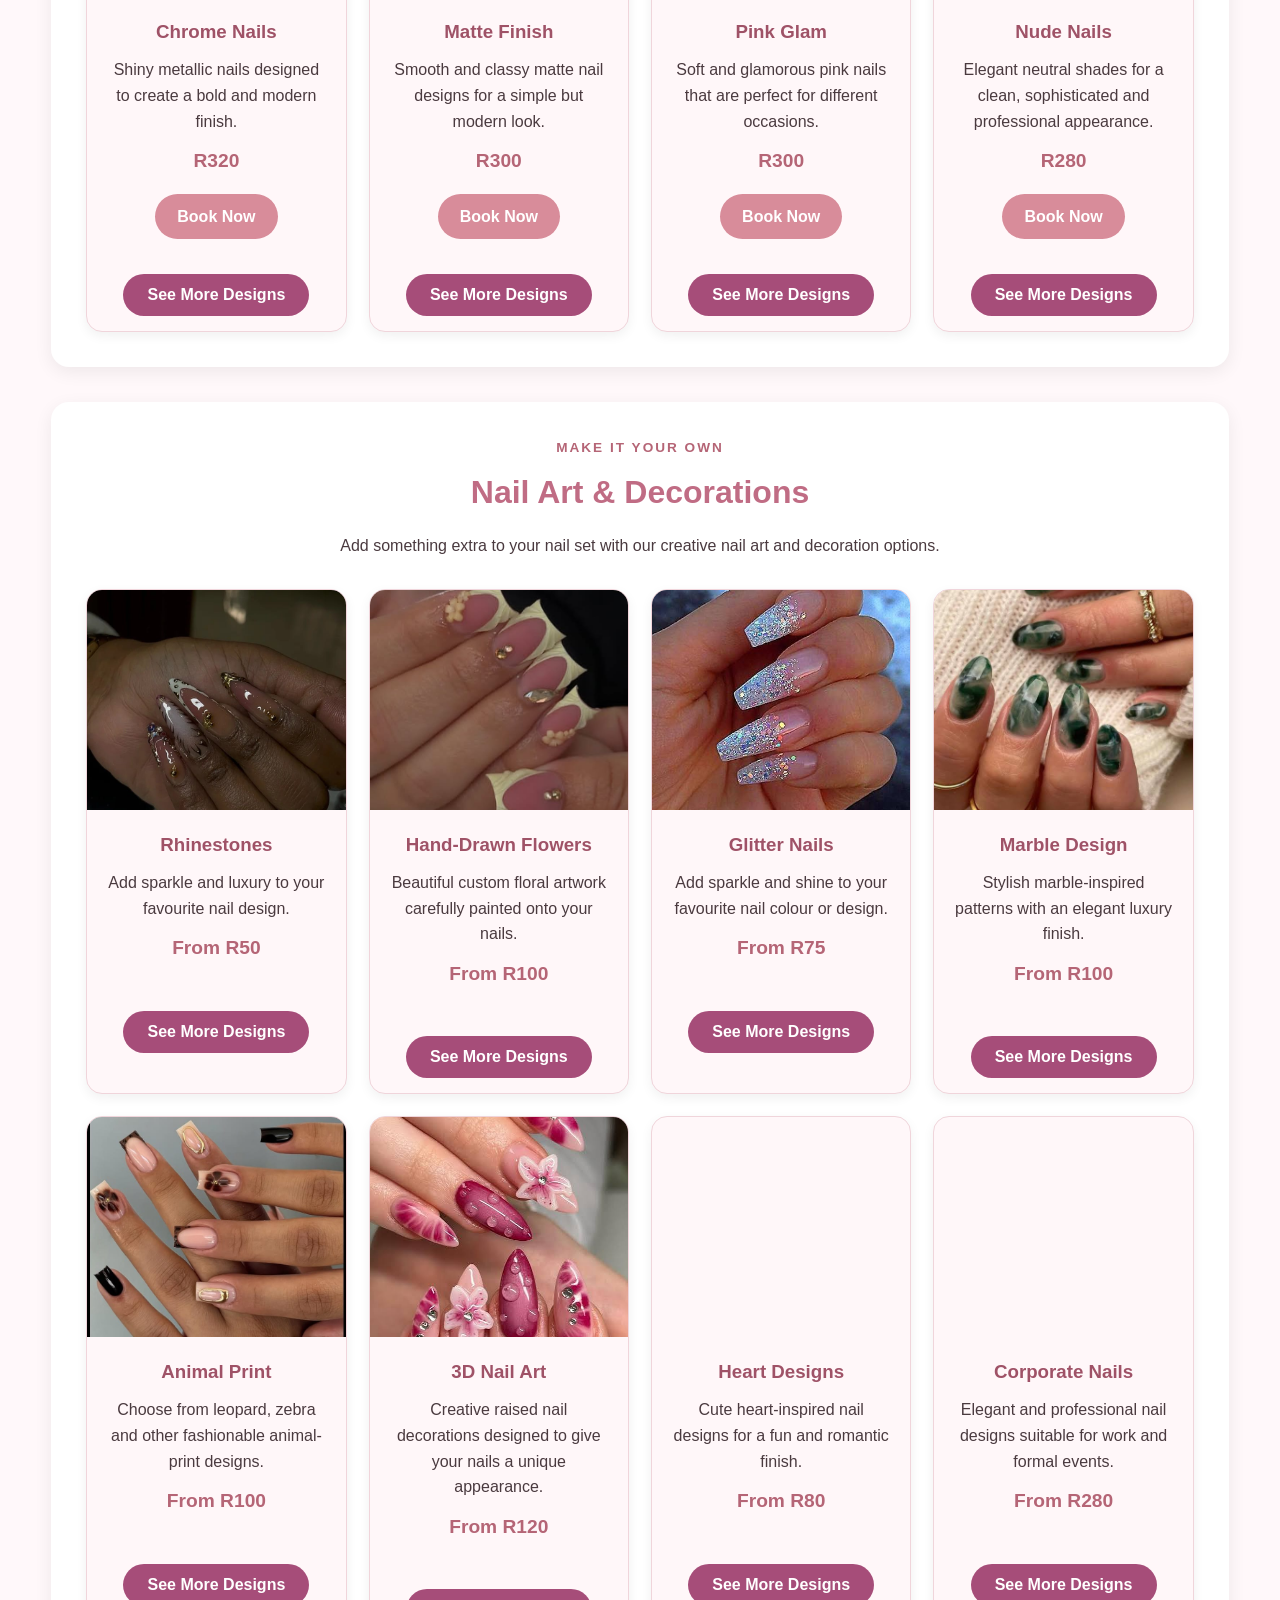
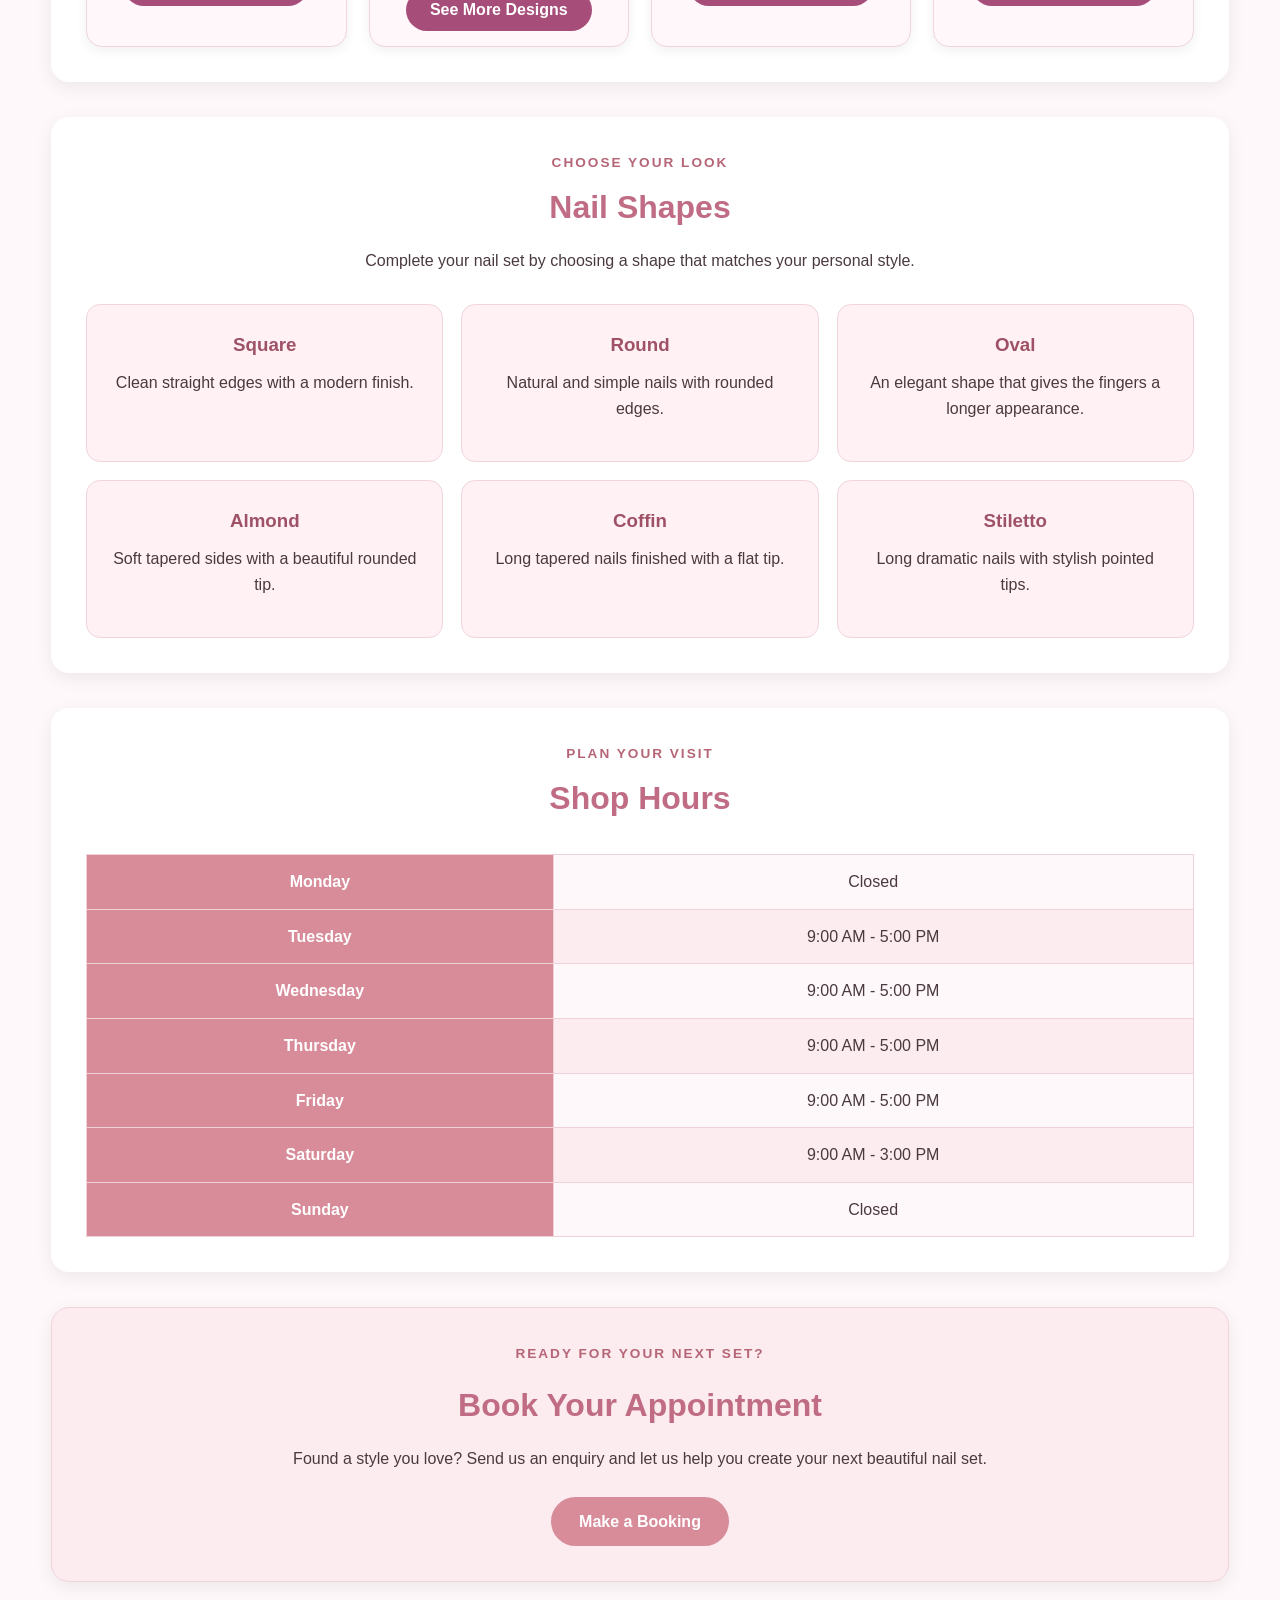
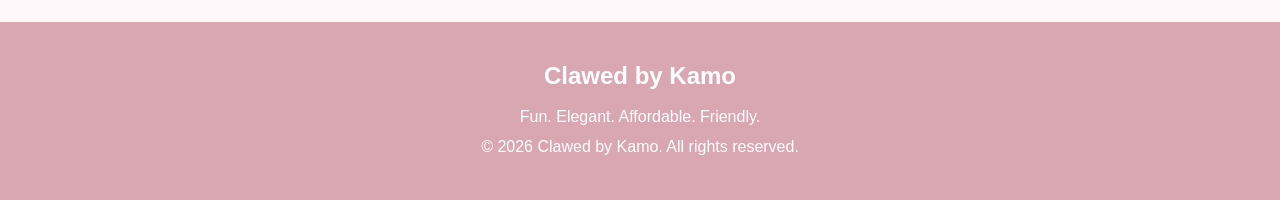
<file: services.html>
<!DOCTYPE html>
<html lang="en">

<head>
    <!-- Allows the website to display characters correctly -->
    <meta charset="UTF-8">

    <!-- Makes the website responsive -->
    <meta name="viewport" content="width=device-width, initial-scale=1.0">

    <!-- Browser tab title -->
    <title>Clawed by Kamo | Services</title>

    <!-- Links to the CSS file -->
    <link rel="stylesheet" href="./css/style.css">
</head>

<body>

    <!-- =========================
         HEADER
         ========================= -->
    <header>

        <!-- Business logo -->
        <img src="images/clawed-logo.png"
             alt="Clawed by Kamo Logo"
             class="logo">

        <!-- Navigation menu -->
        <nav>
            <ul>
                <li><a href="index.html">Home</a></li>
                <li><a href="about.html">About Us</a></li>
                <li><a href="services.html" class="active">Services</a></li>
                <li><a href="enquiries.html">Enquiries</a></li>
                <li><a href="contacts.html">Contacts</a></li>
            </ul>
        </nav>

    </header>


    <!-- =========================
         MAIN CONTENT
         ========================= -->
    <main>

        <!-- =========================
             SERVICES INTRODUCTION
             ========================= -->
        <section class="services-intro">

            <p class="small-heading">BEAUTY • STYLE • CONFIDENCE</p>

            <h1>Our Nail Services</h1>

            <p>
                At Clawed by Kamo, we offer a wide range of nail services
                designed to suit different styles, personalities and occasions.
            </p>

            <p>
                From timeless classics to bold and creative designs,
                find the perfect nail set for you.
            </p>

        </section>


        <!-- =========================
             MAIN NAIL SERVICES
             ========================= -->
        <section>

            <div class="section-heading">

                <p class="small-heading">FIND YOUR STYLE</p>

                <h2>Main Nail Services</h2>

                <p>
                    Choose from our collection of beautiful and stylish
                    nail services.
                </p>

            </div>


            <div class="services-grid">


                <!-- =====================
                     FRENCH MANICURE
                     ===================== -->
                <article class="service-card">

                    <img src="images/french-nails.jpeg"
                         alt="French Manicure Nails">

                    <div class="service-content">

                        <h3>French Manicure</h3>

                        <p>
                            A timeless and elegant nail style with clean
                            white tips for a beautiful finish.
                        </p>

                        <p class="price">R250</p>

                        <a href="enquiries.html" class="book-button">
                            Book Now
                        </a>

                    </div>

                </article>


                <!-- =====================
                     GEL NAILS
                     ===================== -->
                <article class="service-card">

                    <img src="images/gel-nails.jpeg"
                         alt="Gel Nails">

                    <div class="service-content">

                        <h3>Gel Nails</h3>

                        <p>
                            Smooth, glossy and long-lasting gel nails
                            for a clean and stylish appearance.
                        </p>

                        <p class="price">R300</p>

                        <a href="enquiries.html" class="book-button">
                            Book Now
                        </a>

                    </div>

                </article>


                <!-- =====================
                     ACRYLIC NAILS
                     ===================== -->
                <article class="service-card">

                    <img src="images/white-acrylic.jpg"
                         alt="White Acrylic Nails">

                    <div class="service-content">

                        <h3>Acrylic Nails</h3>

                        <p>
                            Strong and stylish acrylic nails available
                            in different lengths, shapes and designs.
                        </p>

                        <p class="price">R350</p>

                        <a href="enquiries.html" class="book-button">
                            Book Now
                        </a>

                    </div>

                </article>


                <!-- =====================
                     OMBRE NAILS
                     ===================== -->
                <article class="service-card">

                    <img src="images/ombre-nails.jpeg"
                         alt="Ombre Nail Design">

                    <div class="service-content">

                        <h3>Ombre Nails</h3>

                        <p>
                            A beautiful blend of two or more colours
                            that creates a smooth gradient effect.
                        </p>

                        <p class="price">R320</p>

                        <a href="enquiries.html" class="book-button">
                            Book Now
                        </a>

                    </div>

                </article>


                <!-- =====================
                     CHROME NAILS
                     ===================== -->
                <article class="service-card">

                    <img src="images/chrome-nails.jpeg"
                         alt="Chrome Nail Design">

                    <div class="service-content">

                        <h3>Chrome Nails</h3>

                        <p>
                            Shiny metallic nails designed to create
                            a bold and modern finish.
                        </p>

                        <p class="price">R320</p>

                        <a href="enquiries.html" class="book-button">
                            Book Now
                        </a>

                    </div>

                </article>


                <!-- =====================
                     MATTE NAILS
                     ===================== -->
                <article class="service-card">

                    <img src="images/matte-nails.jfif"
                         alt="Matte Nail Design">

                    <div class="service-content">

                        <h3>Matte Finish</h3>

                        <p>
                            Smooth and classy matte nail designs for
                            a simple but modern look.
                        </p>

                        <p class="price">R300</p>

                        <a href="enquiries.html" class="book-button">
                            Book Now
                        </a>

                    </div>

                </article>


                <!-- =====================
                     PINK GLAM
                     ===================== -->
                <article class="service-card">

                    <img src="images/pink-nails.jpeg"
                         alt="Pink Glam Nail Design">

                    <div class="service-content">

                        <h3>Pink Glam</h3>

                        <p>
                            Soft and glamorous pink nails that are
                            perfect for different occasions.
                        </p>

                        <p class="price">R300</p>

                        <a href="enquiries.html" class="book-button">
                            Book Now
                        </a>

                    </div>

                </article>


                <!-- =====================
                     NUDE NAILS
                     ===================== -->
                <article class="service-card">

                    <img src="images/black-and-nude.jpeg"
                         alt="Black and Nude Nail Design">

                    <div class="service-content">

                        <h3>Nude Nails</h3>

                        <p>
                            Elegant neutral shades for a clean,
                            sophisticated and professional appearance.
                        </p>

                        <p class="price">R280</p>

                        <a href="enquiries.html" class="book-button">
                            Book Now
                        </a>

                    </div>

                </article>

            </div>

        </section>


        <!-- =========================
             NAIL ART AND DECORATIONS
             ========================= -->
        <section>

            <div class="section-heading">

                <p class="small-heading">MAKE IT YOUR OWN</p>

                <h2>Nail Art & Decorations</h2>

                <p>
                    Add something extra to your nail set with our
                    creative nail art and decoration options.
                </p>

            </div>


            <div class="services-grid">


                <!-- RHINESTONES -->
                <article class="service-card">

                    <img src="images/rhinestone-nails.jpeg"
                         alt="Rhinestone Nail Art">

                    <div class="service-content">

                        <h3>Rhinestones</h3>

                        <p>
                            Add sparkle and luxury to your favourite
                            nail design.
                        </p>

                        <p class="price">From R50</p>

                    </div>

                </article>


                <!-- FLOWERS -->
                <article class="service-card">

                    <img src="images/flower-nails.jpeg"
                         alt="Flower Nail Art">

                    <div class="service-content">

                        <h3>Hand-Drawn Flowers</h3>

                        <p>
                            Beautiful custom floral artwork carefully
                            painted onto your nails.
                        </p>

                        <p class="price">From R100</p>

                    </div>

                </article>


                <!-- GLITTER -->
                <article class="service-card">

                    <img src="images/glitter-nails.jfif"
                         alt="Glitter Nail Design">

                    <div class="service-content">

                        <h3>Glitter Nails</h3>

                        <p>
                            Add sparkle and shine to your favourite
                            nail colour or design.
                        </p>

                        <p class="price">From R75</p>

                    </div>

                </article>


                <!-- MARBLE -->
                <article class="service-card">

                    <img src="images/marble-nails.jfif"
                         alt="Marble Nail Art">

                    <div class="service-content">

                        <h3>Marble Design</h3>

                        <p>
                            Stylish marble-inspired patterns with
                            an elegant luxury finish.
                        </p>

                        <p class="price">From R100</p>

                    </div>

                </article>


                <!-- ANIMAL PRINT -->
                <article class="service-card">

                    <img src="images/animal-print-nails.jpeg"
                         alt="Animal Print Nail Design">

                    <div class="service-content">

                        <h3>Animal Print</h3>

                        <p>
                            Choose from leopard, zebra and other
                            fashionable animal-print designs.
                        </p>

                        <p class="price">From R100</p>

                    </div>

                </article>


                <!-- 3D NAIL ART -->
                <article class="service-card">

                    <img src="images/3d-nails.jfif"
                         alt="3D Nail Art">

                    <div class="service-content">

                        <h3>3D Nail Art</h3>

                        <p>
                            Creative raised nail decorations designed
                            to give your nails a unique appearance.
                        </p>

                        <p class="price">From R120</p>

                    </div>

                </article>


                <!-- HEART DESIGNS -->
                <article class="service-card">

                    <img src="images/blue-and-white-hearts.jpg"
                         alt="Blue and White Heart Nail Design">

                    <div class="service-content">

                        <h3>Heart Designs</h3>

                        <p>
                            Cute heart-inspired nail designs for a
                            fun and romantic finish.
                        </p>

                        <p class="price">From R80</p>

                    </div>

                </article>


                <!-- CORPORATE NAILS -->
                <article class="service-card">

                    <img src="images/corporate-nails.jpg"
                         alt="Professional Corporate Nail Design">

                    <div class="service-content">

                        <h3>Corporate Nails</h3>

                        <p>
                            Elegant and professional nail designs
                            suitable for work and formal events.
                        </p>

                        <p class="price">From R280</p>

                    </div>

                </article>

            </div>

        </section>


        <!-- =========================
             NAIL SHAPES
             ========================= -->
        <section>

            <div class="section-heading">

                <p class="small-heading">CHOOSE YOUR LOOK</p>

                <h2>Nail Shapes</h2>

                <p>
                    Complete your nail set by choosing a shape
                    that matches your personal style.
                </p>

            </div>


            <div class="nail-shapes">

                <div class="shape-card">
                    <h3>Square</h3>
                    <p>
                        Clean straight edges with a modern finish.
                    </p>
                </div>


                <div class="shape-card">
                    <h3>Round</h3>
                    <p>
                        Natural and simple nails with rounded edges.
                    </p>
                </div>


                <div class="shape-card">
                    <h3>Oval</h3>
                    <p>
                        An elegant shape that gives the fingers
                        a longer appearance.
                    </p>
                </div>


                <div class="shape-card">
                    <h3>Almond</h3>
                    <p>
                        Soft tapered sides with a beautiful
                        rounded tip.
                    </p>
                </div>


                <div class="shape-card">
                    <h3>Coffin</h3>
                    <p>
                        Long tapered nails finished with a flat tip.
                    </p>
                </div>


                <div class="shape-card">
                    <h3>Stiletto</h3>
                    <p>
                        Long dramatic nails with stylish pointed tips.
                    </p>
                </div>

            </div>

        </section>


        <!-- =========================
             SHOP HOURS
             ========================= -->
        <section class="shop-hours">

            <div class="section-heading">

                <p class="small-heading">PLAN YOUR VISIT</p>

                <h2>Shop Hours</h2>

            </div>


            <table>

                <tbody>

                    <tr>
                        <th>Monday</th>
                        <td>Closed</td>
                    </tr>

                    <tr>
                        <th>Tuesday</th>
                        <td>9:00 AM - 5:00 PM</td>
                    </tr>

                    <tr>
                        <th>Wednesday</th>
                        <td>9:00 AM - 5:00 PM</td>
                    </tr>

                    <tr>
                        <th>Thursday</th>
                        <td>9:00 AM - 5:00 PM</td>
                    </tr>

                    <tr>
                        <th>Friday</th>
                        <td>9:00 AM - 5:00 PM</td>
                    </tr>

                    <tr>
                        <th>Saturday</th>
                        <td>9:00 AM - 3:00 PM</td>
                    </tr>

                    <tr>
                        <th>Sunday</th>
                        <td>Closed</td>
                    </tr>

                </tbody>

            </table>

        </section>


        <!-- =========================
             BOOKING SECTION
             ========================= -->
        <section class="call-to-action">

            <p class="small-heading">READY FOR YOUR NEXT SET?</p>

            <h2>Book Your Appointment</h2>

            <p>
                Found a style you love? Send us an enquiry and
                let us help you create your next beautiful nail set.
            </p>

            <a href="enquiries.html" class="main-button">
                Make a Booking
            </a>

        </section>

    </main>


    <!-- =========================
         FOOTER
         ========================= -->
    <footer>

        <h3>Clawed by Kamo</h3>

        <p>Fun. Elegant. Affordable. Friendly.</p>

        <p>&copy; 2026 Clawed by Kamo. All rights reserved.</p>

    </footer>

    <!-- Connects the website to the JavaScript file -->
    <script src="./js_assets/script.js" defer></script>
</body>

</html>
</file>
<file: css/style.css>
/* =========================================================
   CLAWED BY KAMO
   Main Stylesheet

   Website colours:
   - Dusty Pink
   - Soft Pink
   - White

   This stylesheet is used by:
   - index.html
   - about.html
   - services.html
   - enquiries.html
   - contacts.html
   ========================================================= */


/* =========================================================
   1. GLOBAL RESET
   ========================================================= */

/* Removes default browser spacing from all elements */
* {
    margin: 0;
    padding: 0;
    box-sizing: border-box;
}


/* Makes scrolling smoother */
html {
    scroll-behavior: smooth;
}


/* Main website body */
body {
    font-family: Arial, Helvetica, sans-serif;

    background-color: #fff8fa;

    color: #4a3a3f;

    line-height: 1.6;
}


/* =========================================================
   2. GENERAL TEXT
   ========================================================= */

h1 {
    color: #b56576;

    font-size: 2.7rem;

    margin-bottom: 15px;
}


h2 {
    color: #c06c84;

    font-size: 2rem;

    margin-bottom: 15px;
}


h3 {
    color: #9f5267;

    margin-bottom: 10px;
}


p {
    margin-bottom: 15px;
}


/* Small heading displayed above some main headings */
.small-heading {
    color: #b56576;

    font-size: 0.85rem;

    font-weight: bold;

    letter-spacing: 2px;

    text-transform: uppercase;

    margin-bottom: 8px;
}


/* =========================================================
   3. HEADER
   ========================================================= */

header {
    background-color: #ffffff;

    text-align: center;

    padding: 20px;

    border-bottom: 3px solid #d8a7b1;

    box-shadow: 0 3px 12px rgba(0, 0, 0, 0.08);
}


/* Main logo */
.logo {
    width: 130px;

    height: 130px;

    object-fit: cover;

    border-radius: 50%;

    border: 4px solid #d8a7b1;

    padding: 4px;

    background-color: #ffffff;
}

/* =========================================================
   4. NAVIGATION
   ========================================================= */

nav {
    margin-top: 20px;
}


nav ul {
    list-style: none;

    display: flex;

    justify-content: center;

    align-items: center;

    flex-wrap: wrap;

    gap: 12px;
}


nav ul li a {
    display: block;

    text-decoration: none;

    color: #ffffff;

    background-color: #d88c9a;

    padding: 10px 22px;

    border-radius: 25px;

    font-weight: bold;

    transition: 0.3s ease;
}


/* Navigation hover effect */
nav ul li a:hover {
    background-color: #b56576;

    transform: translateY(-2px);
}


/* Highlights the page the visitor is currently viewing */
nav ul li a.active {
    background-color: #9f5267;
}


/* =========================================================
   5. MAIN CONTENT
   ========================================================= */

main {
    width: 92%;

    max-width: 1200px;

    margin: 40px auto;
}


/* =========================================================
   6. GENERAL SECTIONS
   ========================================================= */

section {
    background-color: #ffffff;

    padding: 35px;

    margin-bottom: 35px;

    border-radius: 18px;

    box-shadow: 0 5px 18px rgba(0, 0, 0, 0.07);
}


/* Centres section headings */
.section-heading {
    text-align: center;

    max-width: 750px;

    margin: 0 auto 30px;
}


/* =========================================================
   7. HOME PAGE - HERO
   ========================================================= */

.hero {
    min-height: 500px;

    display: flex;

    align-items: center;

    justify-content: center;

    text-align: center;

    background-color: #fcecef;

    border: 1px solid #f0d5db;
}


.hero-content {
    max-width: 750px;

    margin: auto;
}


.hero h1 {
    font-size: 3.5rem;

    margin-bottom: 10px;
}


.hero h2 {
    font-size: 1.8rem;

    margin-bottom: 20px;
}


.hero p {
    font-size: 1.05rem;
}


/* =========================================================
   8. MAIN BUTTON
   ========================================================= */

.main-button {
    display: inline-block;

    text-decoration: none;

    background-color: #d88c9a;

    color: #ffffff;

    padding: 12px 28px;

    border-radius: 30px;

    font-weight: bold;

    margin-top: 10px;

    transition: 0.3s ease;
}


.main-button:hover {
    background-color: #b56576;

    transform: translateY(-3px);

    box-shadow: 0 5px 12px rgba(0, 0, 0, 0.12);
}


/* Centres buttons when required */
.center-button {
    text-align: center;

    margin-top: 30px;
}


/* =========================================================
   9. HOME INTRODUCTION
   ========================================================= */

.home-introduction {
    text-align: center;

    max-width: 900px;

    margin-left: auto;

    margin-right: auto;
}


/* =========================================================
   10. HOME FEATURED SERVICES
   ========================================================= */

.feature-grid {
    display: grid;

    grid-template-columns: repeat(4, 1fr);

    gap: 22px;
}


/* Individual featured service */
.feature-card {
    background-color: #fff7f9;

    border-radius: 16px;

    overflow: hidden;

    border: 1px solid #f0d5db;

    box-shadow: 0 4px 12px rgba(0, 0, 0, 0.06);

    transition: 0.3s ease;
}


/* Feature card hover */
.feature-card:hover {
    transform: translateY(-5px);

    box-shadow: 0 8px 20px rgba(0, 0, 0, 0.12);
}


/*
   Controls the size of the feature pictures
   on the Home page.
*/
.feature-card img {
    width: 100%;

    height: 230px;

    object-fit: cover;

    display: block;
}


.feature-content {
    padding: 20px;
}


.feature-content h3 {
    margin-bottom: 10px;
}


.feature-content a {
    color: #b56576;

    text-decoration: none;

    font-weight: bold;
}


.feature-content a:hover {
    text-decoration: underline;
}


/* =========================================================
   11. HOME PAGE - WHY CHOOSE US
   ========================================================= */

.why-us {
    background-color: #fcecef;
}


.why-grid {
    display: grid;

    grid-template-columns: repeat(4, 1fr);

    gap: 20px;
}


.why-card {
    background-color: #ffffff;

    padding: 25px;

    border-radius: 15px;

    text-align: center;

    border: 1px solid #f0d5db;

    transition: 0.3s ease;
}


.why-card:hover {
    transform: translateY(-4px);

    box-shadow: 0 6px 15px rgba(0, 0, 0, 0.08);
}


/* =========================================================
   12. ABOUT PAGE
   ========================================================= */

.about-intro {
    text-align: center;

    background-color: #fcecef;
}


.about-intro p {
    max-width: 800px;

    margin-left: auto;

    margin-right: auto;
}


.about-section {
    text-align: center;
}


.about-section p {
    max-width: 850px;

    margin-left: auto;

    margin-right: auto;

    margin-bottom: 15px;
}


/* Mission and Vision */
.mission-vision {
    display: grid;

    grid-template-columns: repeat(2, 1fr);

    gap: 25px;

    background-color: transparent;

    padding: 0;

    box-shadow: none;
}


.about-box {
    background-color: #ffffff;

    padding: 35px;

    border-radius: 18px;

    border: 1px solid #f0d5db;

    text-align: center;

    box-shadow: 0 5px 18px rgba(0, 0, 0, 0.07);
}


/* About values */
.values-grid {
    display: grid;

    grid-template-columns: repeat(3, 1fr);

    gap: 20px;
}


.value-card {
    background-color: #fff1f4;

    padding: 25px;

    border-radius: 15px;

    text-align: center;

    border: 1px solid #f0d5db;

    transition: 0.3s ease;
}


.value-card:hover {
    transform: translateY(-3px);

    background-color: #fce4e9;
}


/* =========================================================
   13. SERVICES PAGE INTRODUCTION
   ========================================================= */

.services-intro {
    text-align: center;

    background-color: #fcecef;
}


.services-intro p {
    max-width: 800px;

    margin-left: auto;

    margin-right: auto;
}


/* =========================================================
   14. SERVICES GRID
   ========================================================= */

.services-grid {
    display: grid;

    grid-template-columns: repeat(4, 1fr);

    gap: 22px;
}


/* =========================================================
   15. SERVICE CARDS
   ========================================================= */

.service-card {
    background-color: #fff7f9;

    border-radius: 16px;

    overflow: hidden;

    text-align: center;

    border: 1px solid #f0d5db;

    box-shadow: 0 4px 12px rgba(0, 0, 0, 0.06);

    transition: 0.3s ease;
}


.service-card:hover {
    transform: translateY(-5px);

    box-shadow: 0 8px 18px rgba(0, 0, 0, 0.12);
}


/*
   This prevents the nail pictures
   from becoming too large.
*/
.service-card img {
    width: 100%;

    height: 220px;

    object-fit: cover;

    display: block;
}


.service-content {
    padding: 20px;
}


.service-content h3 {
    margin-bottom: 10px;
}


.service-content p {
    margin-bottom: 12px;
}


/* Price text */
.price {
    color: #b56576;

    font-size: 1.2rem;

    font-weight: bold;
}


/* =========================================================
   16. SERVICE BOOK BUTTONS
   ========================================================= */

.book-button {
    display: inline-block;

    text-decoration: none;

    background-color: #d88c9a;

    color: #ffffff;

    padding: 10px 22px;

    border-radius: 25px;

    font-weight: bold;

    margin-top: 5px;

    transition: 0.3s ease;
}


.book-button:hover {
    background-color: #b56576;

    transform: translateY(-2px);
}


/* =========================================================
   17. NAIL SHAPES
   ========================================================= */

.nail-shapes {
    display: grid;

    grid-template-columns: repeat(3, 1fr);

    gap: 18px;
}


.shape-card {
    background-color: #fff1f4;

    padding: 25px;

    border-radius: 14px;

    text-align: center;

    border: 1px solid #f0d5db;

    transition: 0.3s ease;
}


.shape-card:hover {
    transform: translateY(-3px);

    background-color: #fce4e9;
}


/* =========================================================
   18. PAGE INTRODUCTIONS
   Used by Enquiries and Contacts
   ========================================================= */

.page-intro {
    text-align: center;

    background-color: #fcecef;
}


.page-intro p {
    max-width: 800px;

    margin-left: auto;

    margin-right: auto;
}


/* =========================================================
   19. ENQUIRY CARDS
   ========================================================= */

.enquiry-options {
    display: grid;

    grid-template-columns: repeat(3, 1fr);

    gap: 20px;
}


.enquiry-card {
    background-color: #fff1f4;

    padding: 25px;

    text-align: center;

    border-radius: 15px;

    border: 1px solid #f0d5db;

    transition: 0.3s ease;
}


.enquiry-card:hover {
    transform: translateY(-4px);

    background-color: #fce4e9;
}


/* =========================================================
   20. FORMS
   ========================================================= */

.form-section {
    max-width: 850px;

    margin-left: auto;

    margin-right: auto;
}


form {
    background-color: #fff5f7;

    padding: 30px;

    border-radius: 16px;

    border: 1px solid #f0d5db;
}


/* Controls spacing between form fields */
.form-group {
    margin-bottom: 20px;
}


/* Form labels */
label {
    display: block;

    color: #8f5361;

    font-weight: bold;

    margin-bottom: 6px;
}


/* Form inputs */
input,
select,
textarea {
    width: 100%;

    padding: 13px;

    border: 2px solid #e6bdc6;

    border-radius: 8px;

    background-color: #ffffff;

    color: #4a3a3f;

    font-family: Arial, Helvetica, sans-serif;

    font-size: 1rem;

    outline: none;

    transition: 0.3s ease;
}


/* Input focus effect */
input:focus,
select:focus,
textarea:focus {
    border-color: #d88c9a;

    box-shadow: 0 0 0 3px rgba(216, 140, 154, 0.15);
}


/* Allows the message box to resize vertically */
textarea {
    resize: vertical;
}


/* =========================================================
   21. FORM BUTTONS
   ========================================================= */

button {
    background-color: #d88c9a;

    color: #ffffff;

    border: none;

    padding: 12px 28px;

    border-radius: 25px;

    font-size: 1rem;

    font-weight: bold;

    cursor: pointer;

    transition: 0.3s ease;
}


button:hover {
    background-color: #b56576;

    transform: translateY(-2px);
}



/* =====================================================
   CLAWED BY KAMO - CONTACT PAGE
   ===================================================== */

/* Contact hero */
.contact-hero {
    padding: 85px 20px;
    text-align: center;
    background: #fff0f6;
}

.contact-hero h1 {
    color: #a64d79;
    font-size: clamp(30px, 5vw, 46px);
    margin: 15px 0;
}

.contact-hero > p:last-child {
    max-width: 650px;
    margin: 0 auto;
    line-height: 1.8;
}

/* Contact information */
.contact-information {
    padding: 75px 20px;
    text-align: center;
}

.contact-info-grid {
    display: grid;
    grid-template-columns: repeat(3, minmax(0, 1fr));
    gap: 25px;
    max-width: 1100px;
    margin: 35px auto 0;
}

.contact-info-card {
    background: #fff7fa;
    border-radius: 16px;
    padding: 30px 22px;
    box-shadow: 0 5px 18px rgba(0, 0, 0, 0.07);
}

.contact-info-card h3 {
    color: #a64d79;
    margin-bottom: 15px;
}

.contact-info-card p,
.contact-info-card address {
    line-height: 1.8;
    font-style: normal;
    margin-bottom: 15px;
}

.contact-info-card a {
    color: #a64d79;
    font-weight: 600;
    overflow-wrap: anywhere;
}

/* Google Maps section */
.location-section {
    padding: 75px 20px;
    background: #fff7fa;
    text-align: center;
}

.location-section .section-heading {
    max-width: 700px;
    margin: 0 auto 30px;
}

.location-section h2 {
    color: #a64d79;
    margin-bottom: 15px;
}

.location-section p {
    line-height: 1.8;
}

.map-container {
    max-width: 1100px;
    margin: 30px auto;
    border-radius: 18px;
    overflow: hidden;
    box-shadow: 0 8px 25px rgba(0, 0, 0, 0.12);
}

.map-container iframe {
    display: block;
    width: 100%;
    height: 420px;
    border: 0;
}

.location-section .center-button {
    margin-top: 30px;
}

/* Contact form */
.contact-form-section {
    padding: 75px 20px;
    background: #ffffff;
}

.contact-form-section .section-heading {
    text-align: center;
    max-width: 700px;
    margin: 0 auto 35px;
}

.contact-form-container {
    max-width: 750px;
    margin: 0 auto;
    background: #fff7fa;
    padding: 35px;
    border-radius: 18px;
    box-shadow: 0 6px 24px rgba(0, 0, 0, 0.08);
}

.contact-form-container .form-group {
    margin-bottom: 22px;
}

.contact-form-container label {
    display: block;
    margin-bottom: 8px;
    font-weight: 600;
    color: #333;
}

.contact-form-container input,
.contact-form-container textarea {
    width: 100%;
    padding: 13px 15px;
    border: 1px solid #d9b8c9;
    border-radius: 9px;
    font: inherit;
    background: white;
    color: #333;
    box-sizing: border-box;
}

.contact-form-container textarea {
    resize: vertical;
    min-height: 140px;
}

.contact-form-container input:focus,
.contact-form-container textarea:focus {
    outline: 2px solid #a64d79;
    outline-offset: 2px;
}

.contact-form-container button.main-button {
    border: none;
    cursor: pointer;
    font: inherit;
    font-weight: 600;
}

.form-note {
    margin-top: 18px;
    font-size: 13px;
    line-height: 1.6;
    color: #666;
}

/* Tablet */
@media (max-width: 992px) {
    .contact-info-grid {
        grid-template-columns: repeat(2, minmax(0, 1fr));
    }
}

/* Mobile */
@media (max-width: 600px) {
    .contact-hero,
    .contact-information,
    .location-section,
    .contact-form-section {
        padding: 45px 15px;
    }

    .contact-info-grid {
        grid-template-columns: 1fr;
    }

    .map-container iframe {
        height: 310px;
    }

    .contact-form-container {
        padding: 22px 16px;
    }

    .contact-info-card {
        padding: 25px 18px;
    }
}


/* =========================================================
   23. SOCIAL MEDIA
   ========================================================= */

.social-section {
    text-align: center;
}


.social-links {
    display: flex;

    justify-content: center;

    flex-wrap: wrap;

    gap: 15px;
}


.social-links a {
    text-decoration: none;

    background-color: #d88c9a;

    color: #ffffff;

    padding: 10px 24px;

    border-radius: 25px;

    font-weight: bold;

    transition: 0.3s ease;
}


.social-links a:hover {
    background-color: #b56576;

    transform: translateY(-2px);
}


/* =========================================================
   24. TABLES
   ========================================================= */

table {
    width: 100%;

    border-collapse: collapse;

    margin-top: 20px;
}


th,
td {
    padding: 14px;

    border: 1px solid #efd1d8;

    text-align: center;
}


th {
    background-color: #d88c9a;

    color: #ffffff;
}


td {
    background-color: #fff8fa;
}


tr:nth-child(even) td {
    background-color: #fcecef;
}


/* =========================================================
   25. CALL TO ACTION
   ========================================================= */

.call-to-action {
    text-align: center;

    background-color: #fcecef;

    border: 1px solid #f0d5db;
}


.call-to-action p {
    max-width: 700px;

    margin-left: auto;

    margin-right: auto;

    margin-bottom: 15px;
}


/* =========================================================
   26. FOOTER
   ========================================================= */

footer {
    background-color: #d8a7b1;

    color: #ffffff;

    text-align: center;

    padding: 35px 20px;

    margin-top: 40px;
}


footer h3 {
    color: #ffffff;

    font-size: 1.5rem;

    margin-bottom: 8px;
}


footer p {
    margin-bottom: 5px;
}


/* =========================================================
   27. TABLET RESPONSIVE DESIGN
   Screens smaller than 992px
   ========================================================= */

@media (max-width: 992px) {

    /* Two featured services per row */
    .feature-grid {
        grid-template-columns: repeat(2, 1fr);
    }


    /* Two service cards per row */
    .services-grid {
        grid-template-columns: repeat(2, 1fr);
    }


    /* Two reasons per row */
    .why-grid {
        grid-template-columns: repeat(2, 1fr);
    }


    /* Two nail shapes per row */
    .nail-shapes {
        grid-template-columns: repeat(2, 1fr);
    }


    /* About values */
    .values-grid {
        grid-template-columns: repeat(2, 1fr);
    }


    /* Contact cards */
    .contact-grid {
        grid-template-columns: repeat(2, 1fr);
    }


    /* Enquiry cards */
    .enquiry-options {
        grid-template-columns: repeat(2, 1fr);
    }

}


/* =========================================================
   28. MOBILE RESPONSIVE DESIGN
   Screens smaller than 600px
   ========================================================= */

@media (max-width: 600px) {

    /* -------------------------
       Header
       ------------------------- */

    header {
        padding: 18px 15px;
    }


    .logo {
        width: 105px;

        height: 105px;
    }


    .text-logo {
        font-size: 1.7rem;
    }


    /* -------------------------
       Navigation
       ------------------------- */

    nav ul {
        flex-direction: column;

        gap: 8px;
    }


    nav ul li {
        width: 100%;
    }


    nav ul li a {
        width: 100%;

        padding: 11px 15px;
    }


    /* -------------------------
       Main content
       ------------------------- */

    main {
        width: 95%;

        margin-top: 25px;
    }


    section {
        padding: 22px;

        margin-bottom: 25px;
    }


    /* -------------------------
       Headings
       ------------------------- */

    h1 {
        font-size: 2rem;
    }


    h2 {
        font-size: 1.6rem;
    }


    /* -------------------------
       Hero
       ------------------------- */

    .hero {
        min-height: 400px;
    }


    .hero h1 {
        font-size: 2.4rem;
    }


    .hero h2 {
        font-size: 1.4rem;
    }


    /* -------------------------
       Home features
       ------------------------- */

    .feature-grid {
        grid-template-columns: 1fr;
    }


    .feature-card img {
        height: 250px;
    }


    /* -------------------------
       Why choose us
       ------------------------- */

    .why-grid {
        grid-template-columns: 1fr;
    }


    /* -------------------------
       About page
       ------------------------- */

    .mission-vision {
        grid-template-columns: 1fr;
    }


    .values-grid {
        grid-template-columns: 1fr;
    }


    /* -------------------------
       Services
       ------------------------- */

    .services-grid {
        grid-template-columns: 1fr;
    }


    .service-card img {
        height: 250px;
    }


    /* -------------------------
       Nail shapes
       ------------------------- */

    .nail-shapes {
        grid-template-columns: 1fr;
    }


    /* -------------------------
       Enquiries
       ------------------------- */

    .enquiry-options {
        grid-template-columns: 1fr;
    }


    /* -------------------------
       Contacts
       ------------------------- */

    .contact-grid {
        grid-template-columns: 1fr;
    }


    /* -------------------------
       Forms
       ------------------------- */

    form {
        padding: 20px;
    }


    /* -------------------------
       Tables
       ------------------------- */

    th,
    td {
        padding: 10px;

        font-size: 0.9rem;
    }


    /* -------------------------
       Social links
       ------------------------- */

    .social-links {
        flex-direction: column;
    }


    .social-links a {
        width: 100%;
    }


    /* -------------------------
       Buttons
       ------------------------- */

    .main-button {
        padding: 11px 22px;
    }

}
</file>
